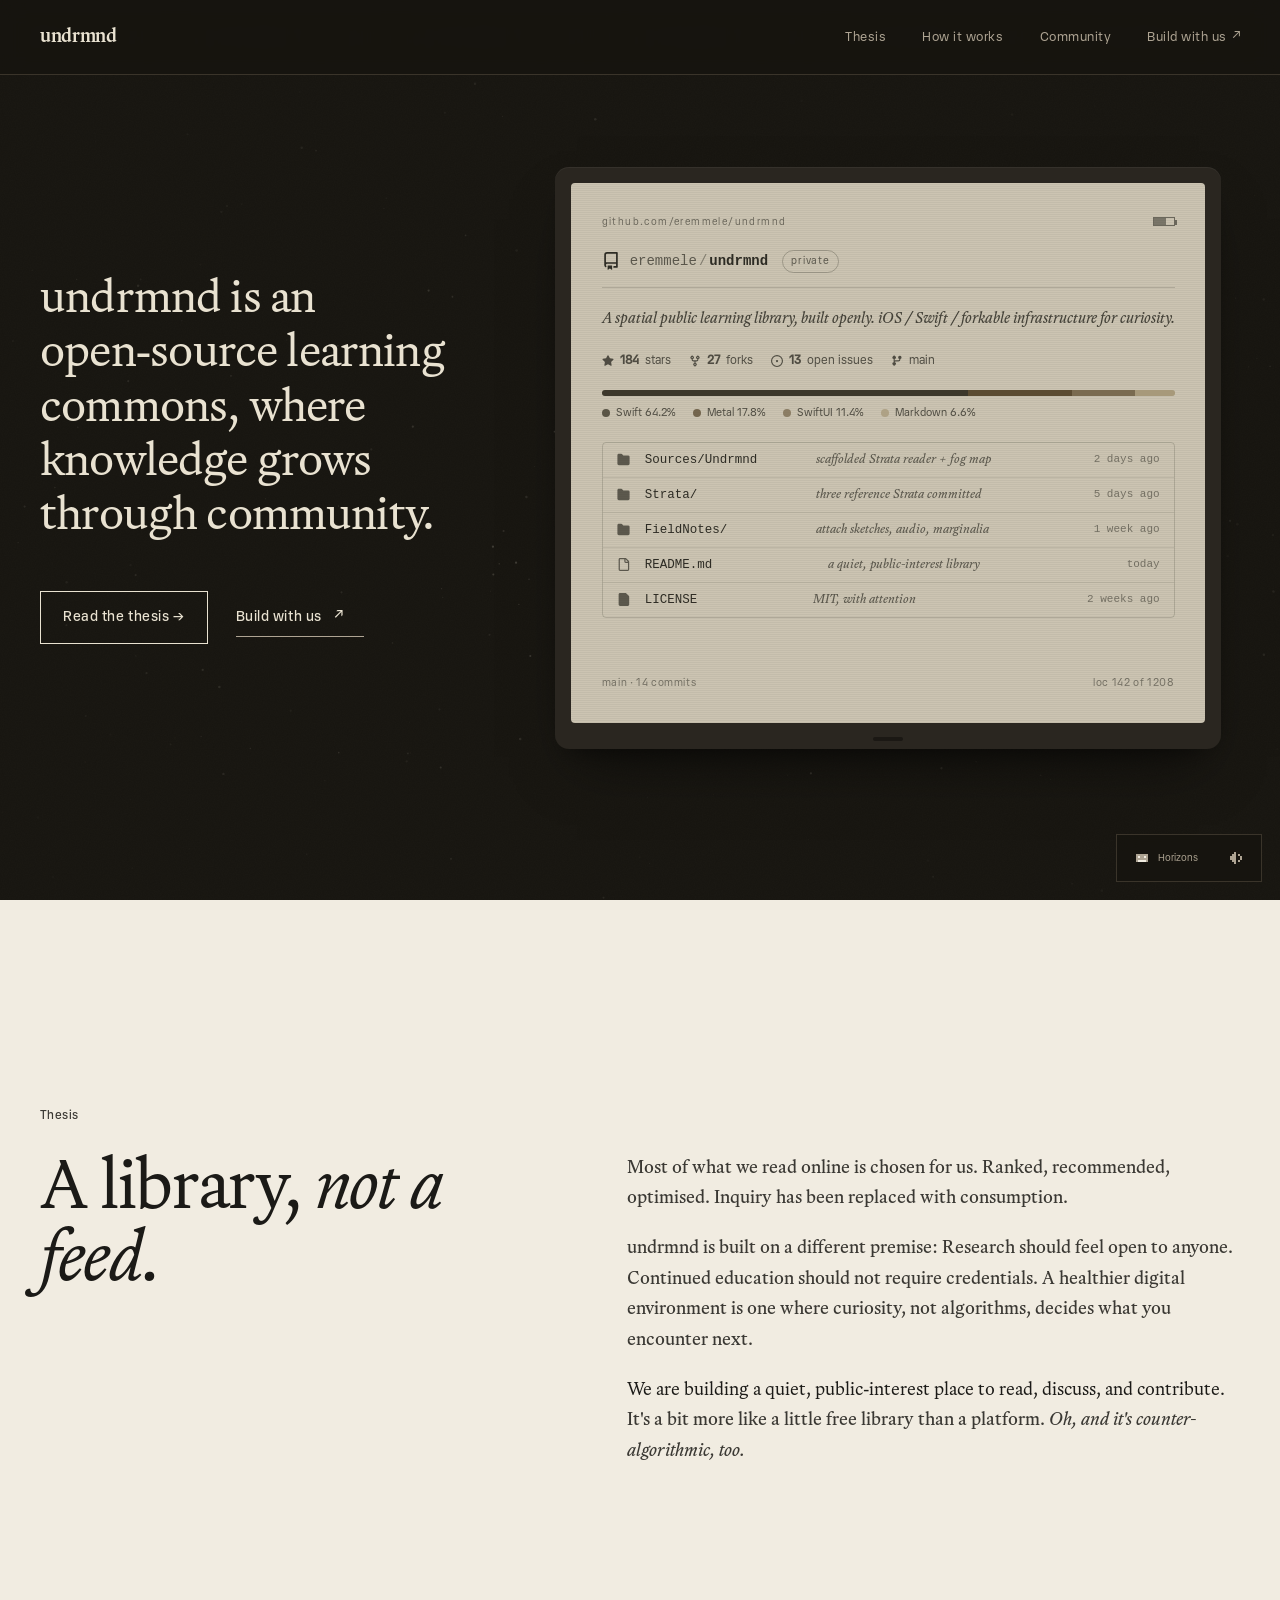
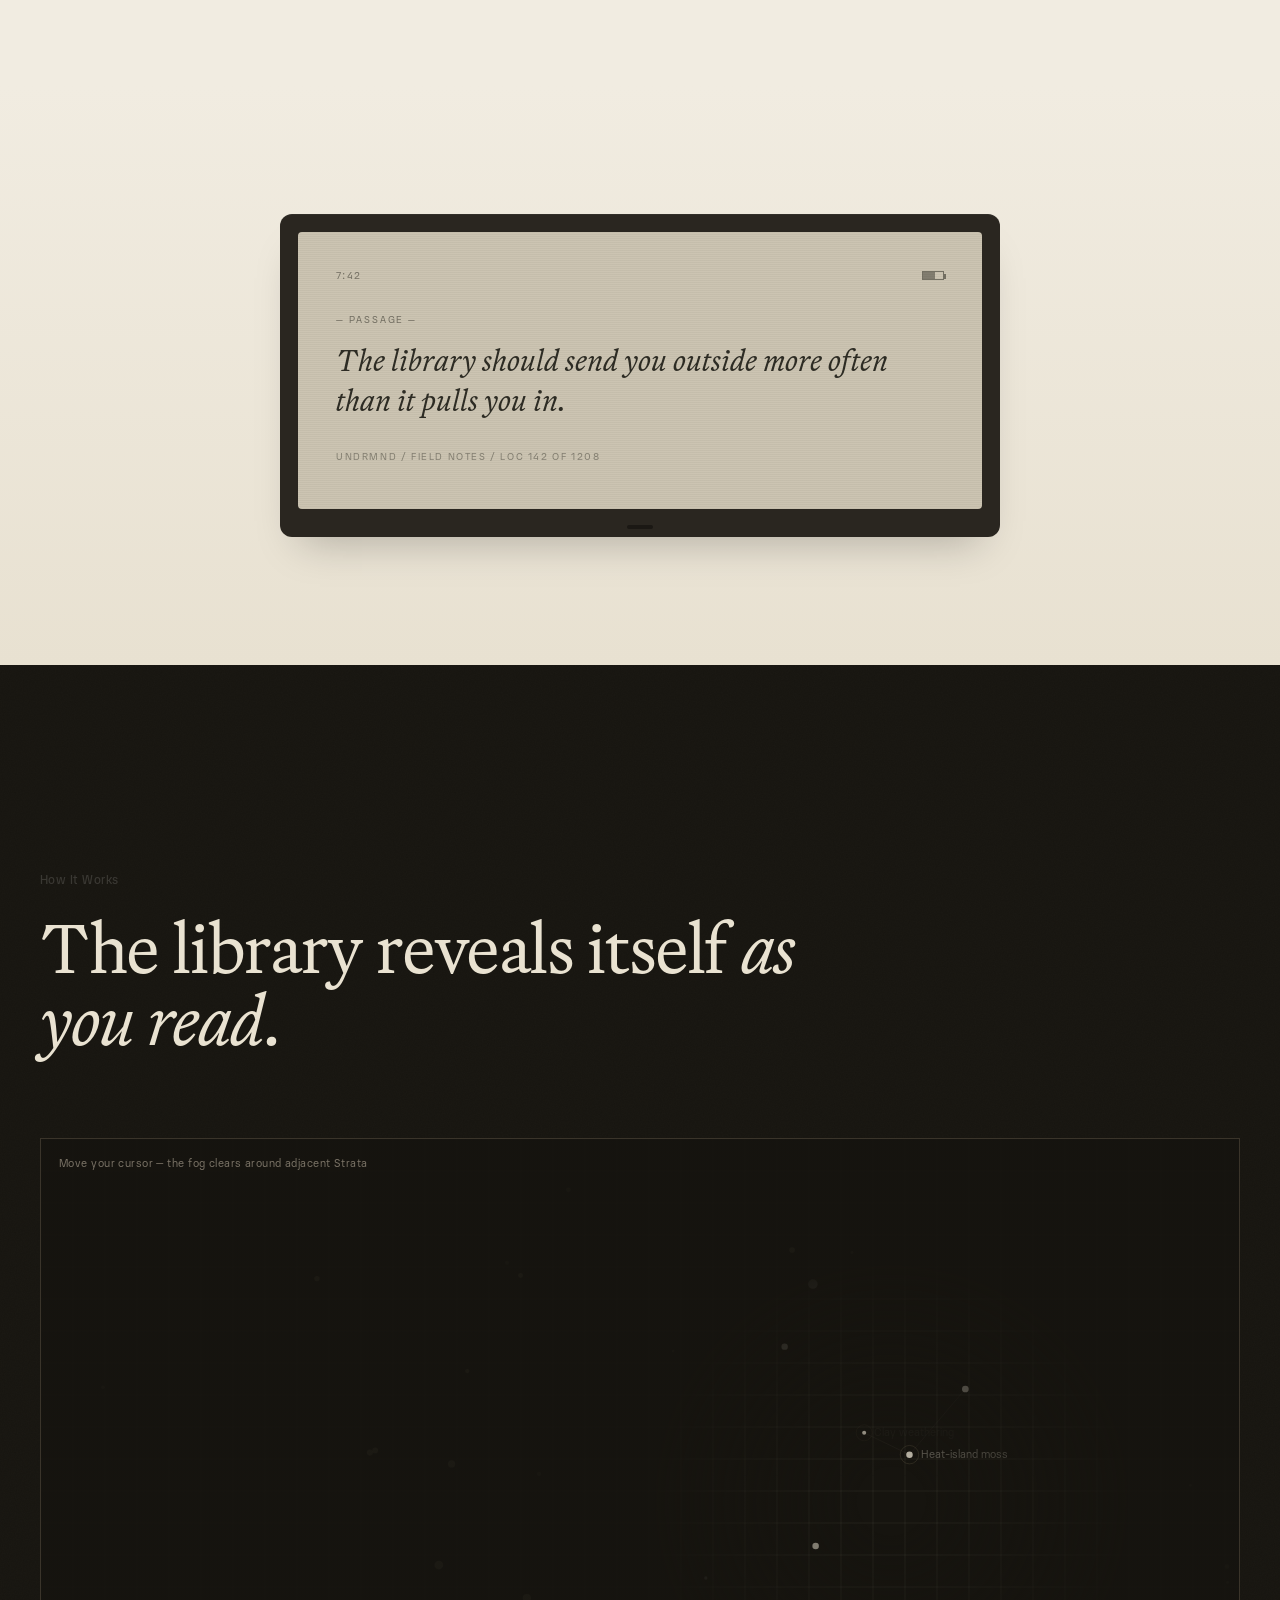
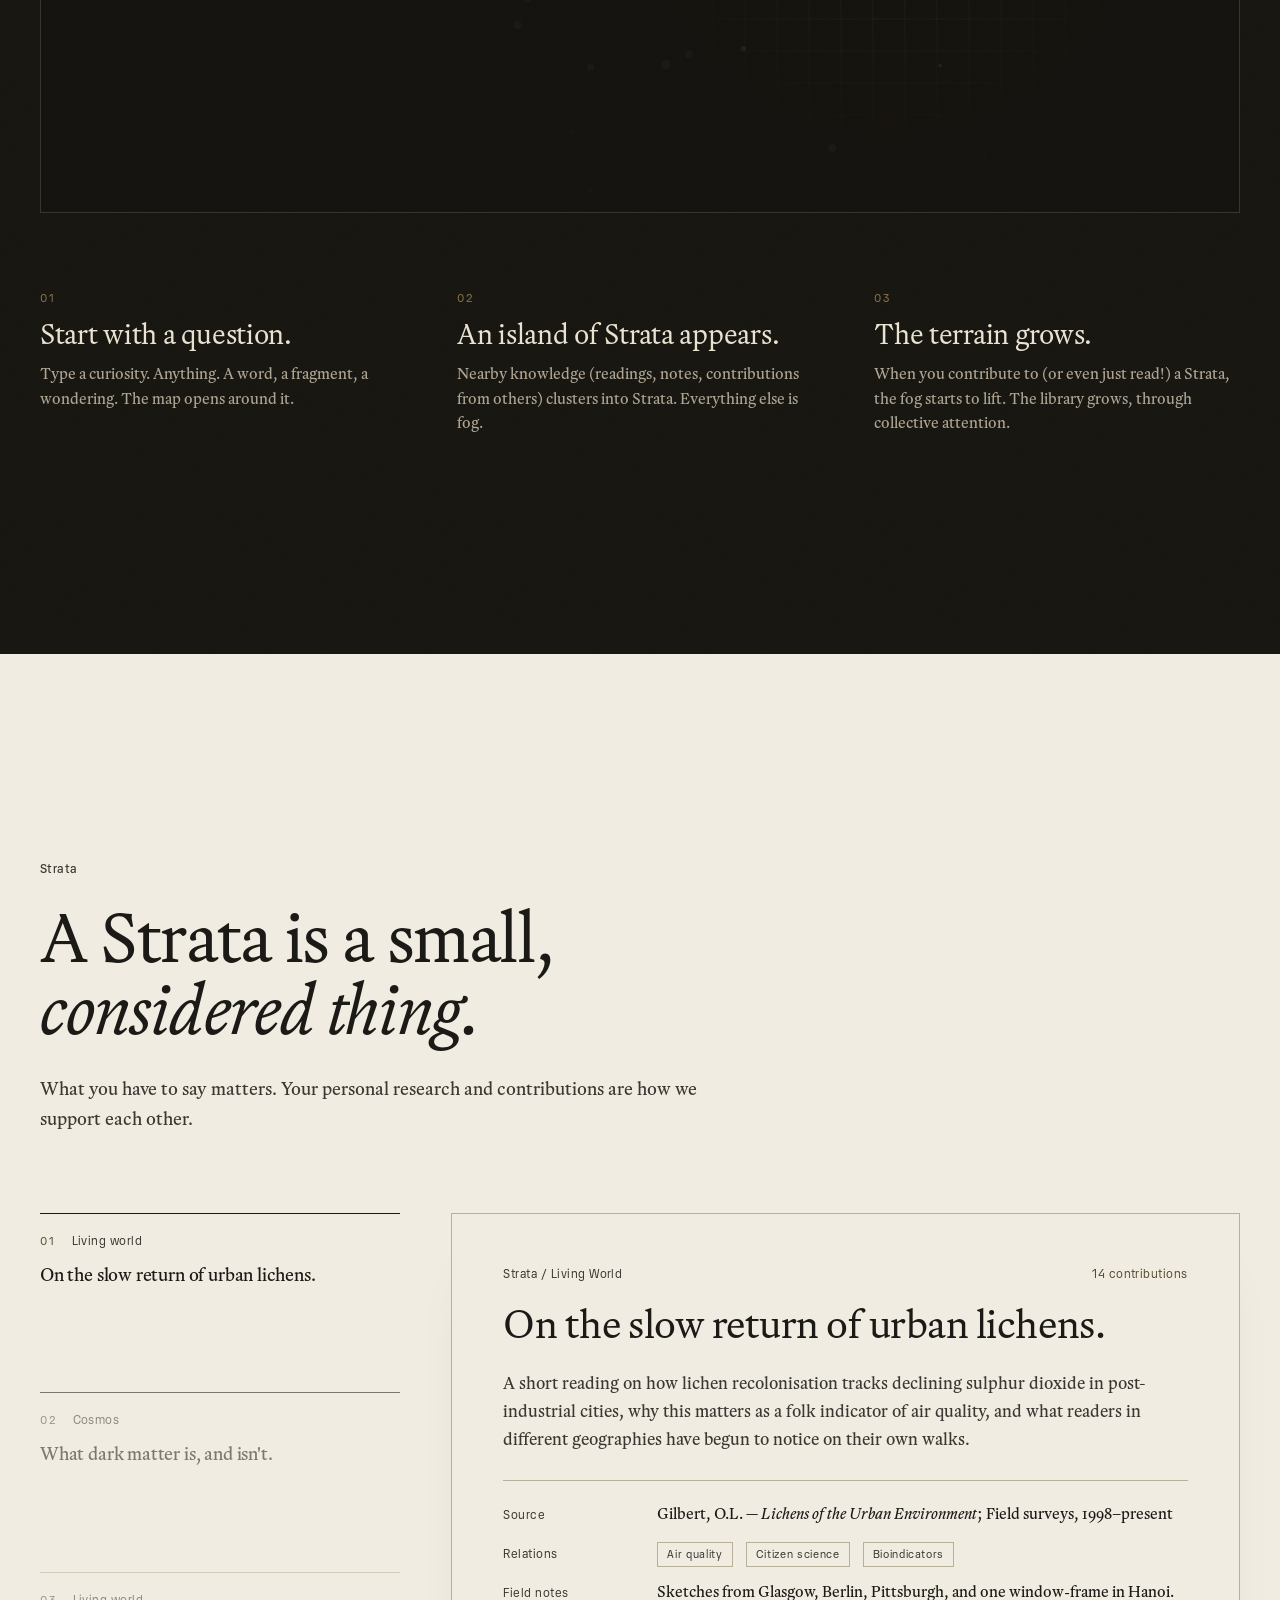
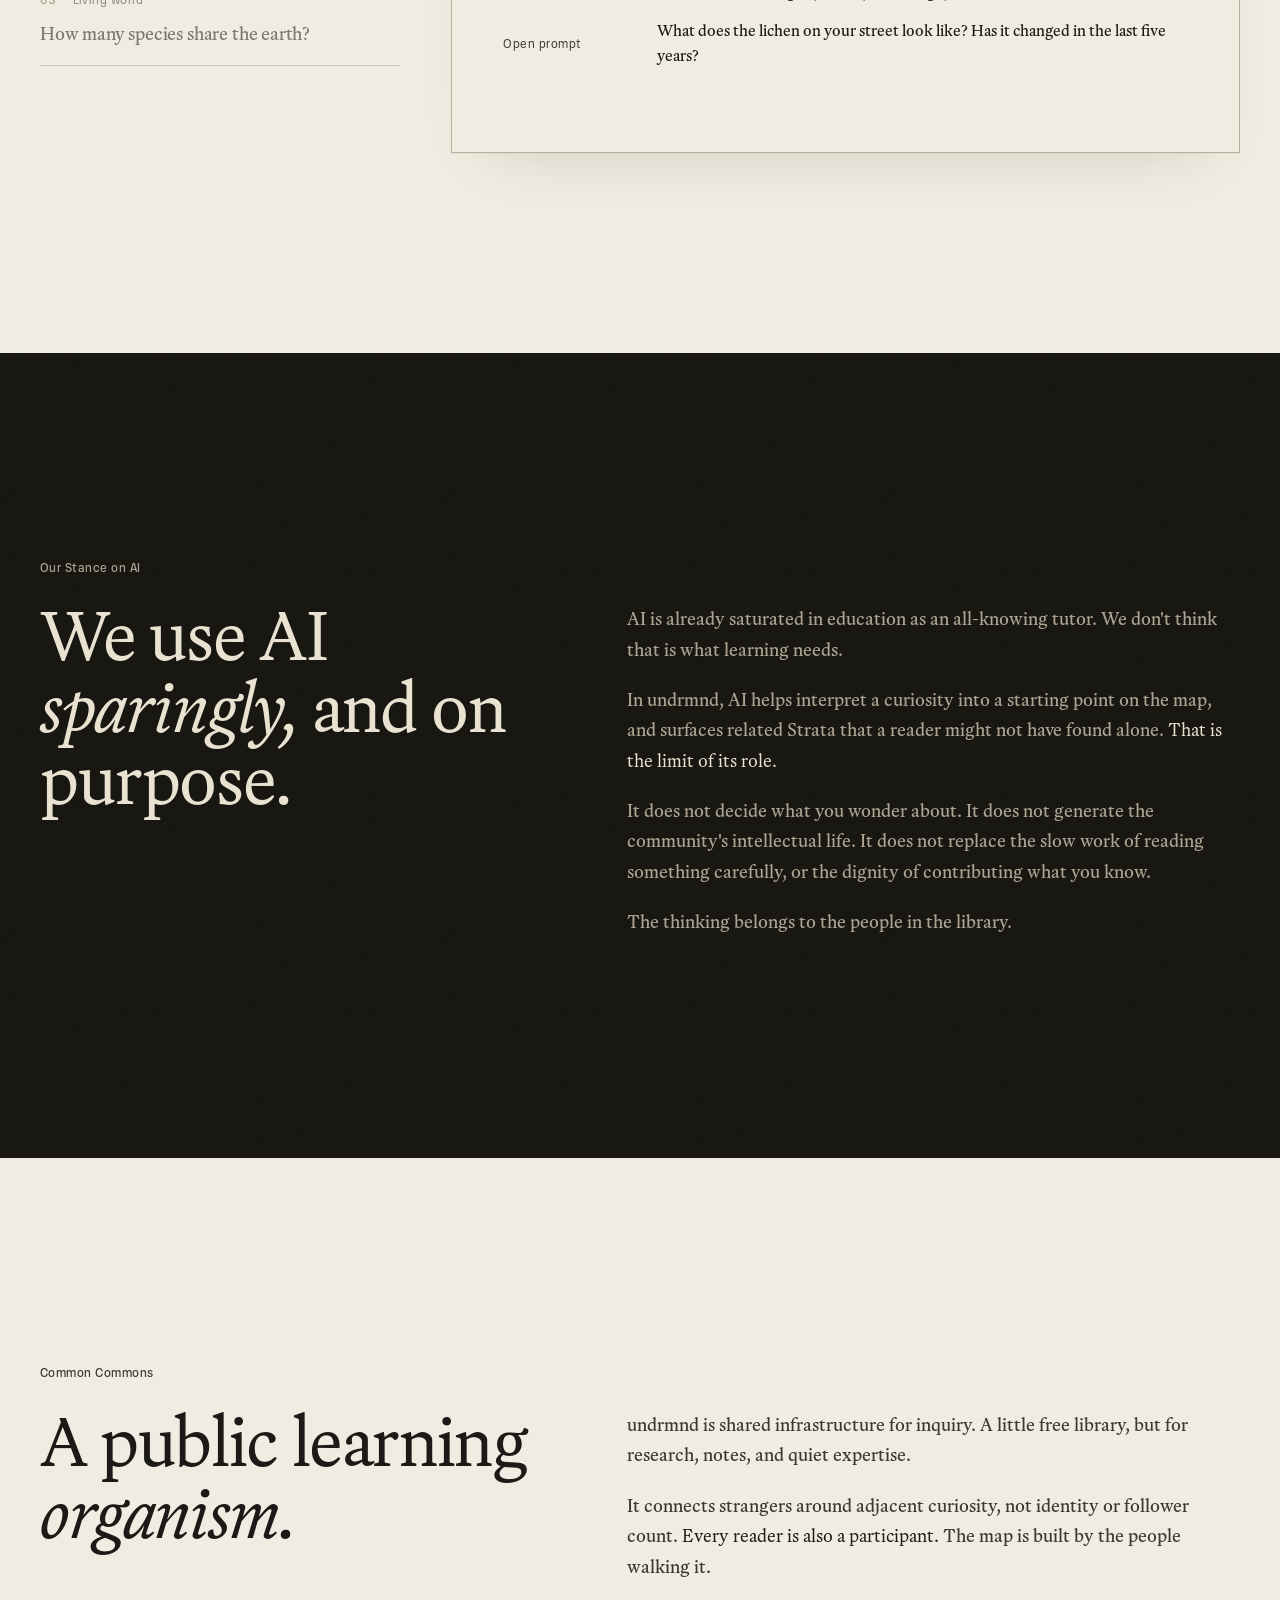
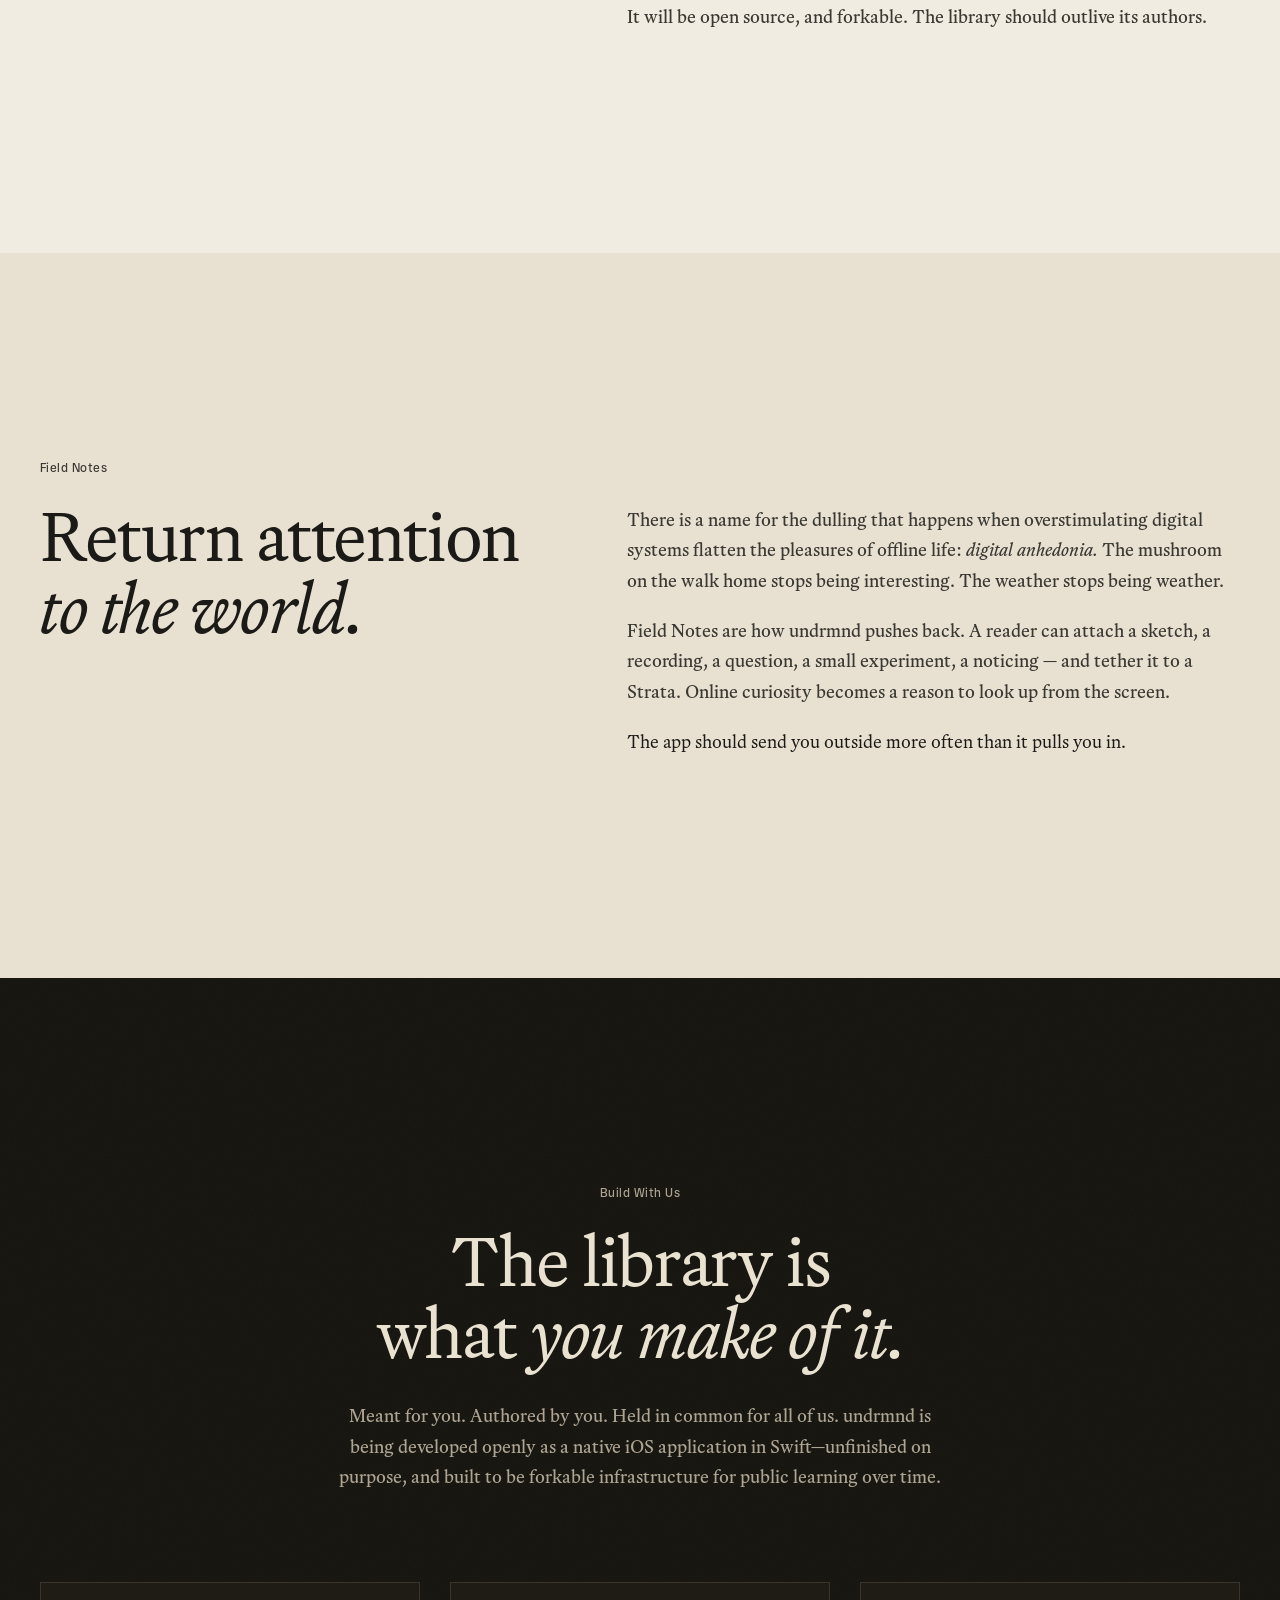
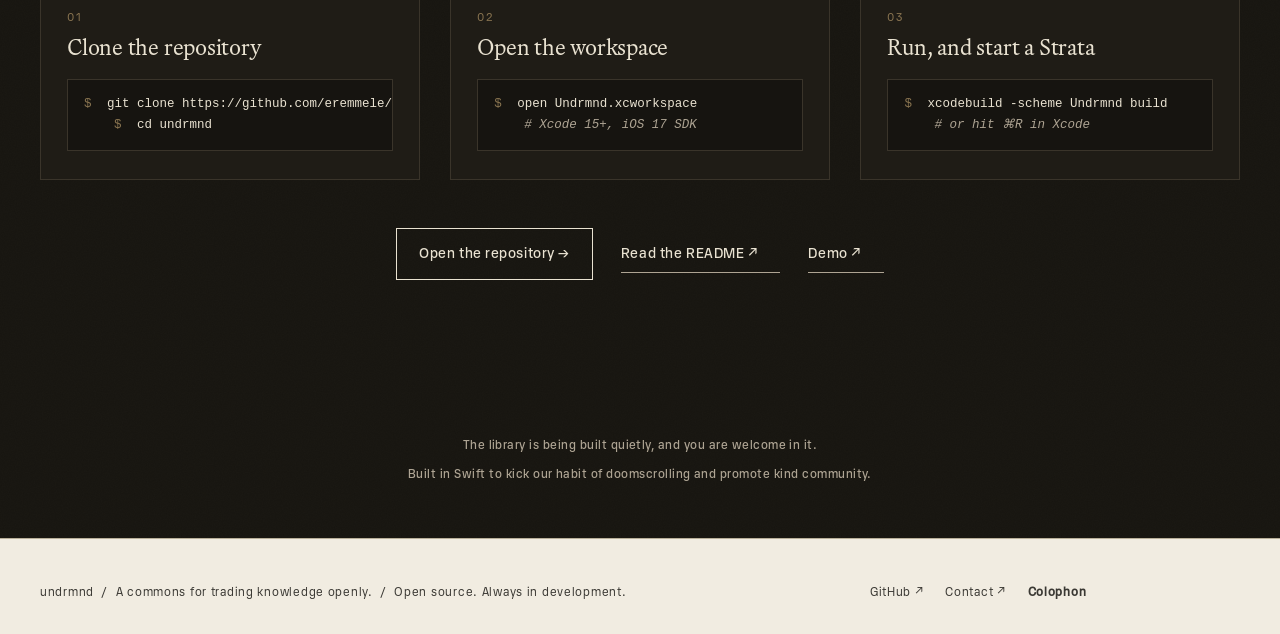
<file: index.html>
<!doctype html>
<html lang="en">
<head>
  <meta charset="utf-8" />
  <meta name="viewport" content="width=device-width, initial-scale=1" />
  <meta author="Erica Remmele" />
  <title>undrmnd « a public learning commons</title>
  <meta name="description" content="Knowledge should be free and accessible. Undrmnd is a counter-algorithmic tool to build a common commons. Fork it, add to it, rewrite it." />
  <meta property="og:title" content="undrmnd « a public learning commons" />
  <meta property="og:description" content="Knowledge should be free and accessible. A counter-algorithmic tool to build a common commons. Built in Swift." />
  <meta property="og:type" content="website" />
  <link rel="preload" as="font" type="font/woff2" href="./fonts/MDLorien-Book.woff2" crossorigin />
  <link rel="preload" as="font" type="font/woff2" href="./fonts/MDLorien-Regular.woff2" crossorigin />
  <link rel="preload" as="font" type="font/woff2" href="./fonts/MDUI-Regular.woff2" crossorigin />
  <link rel="stylesheet" href="./styles.css" />
  <link rel="icon" type="image/x-icon" href="./favicon.ico">
</head>
<body>

<!-- ===== Header ===== -->
<header class="site-header" id="site-header">
  <div class="container">
    <nav class="nav" aria-label="Primary">
      <a href="#top" class="logo" aria-label="undrmnd home">undrmnd</a>
      <div class="nav-links" role="list">
        <a href="#thesis">Thesis</a>
        <a href="#how">How it works</a>
        <a href="#community">Community</a>
        <a href="#build" class="gh">Build with us <span class="nav-arrow">↗</span></a>
      </div>
    </nav>
  </div>
</header>

<!-- //////// Hero //////// -->
<section class="hero" id="top">
  <canvas id="hero-fog" aria-hidden="true"></canvas>
  <div class="container">
    <div class="hero-grid">
      <div class="hero-text">

        <h1 class="hero-blurb reveal">
          undrmnd is an open&#8209;source learning commons, where knowledge grows through community.</span>
        </h1>

        <div class="cta-row reveal">
          <a class="btn btn-on-dark" href="#thesis">Read the thesis →</a>
          <a class="btn btn-ghost btn-on-dark" href="#build">Build with us <span class="nav-arrow">↗</span></a>
        </div>
      </div>

      <a class="build-link build-link--primary" href="https://github.com/eremmele/undrmnd" target="_blank" rel="noopener noreferrer">
      <div class="hero-kindle reveal" aria-label="Repository preview">
        <div class="kindle">
          <div class="kindle-screen">
            <div class="k-status">
              <span>github.com/eremmele/undrmnd</span>
              <span class="k-batt"><span class="k-batt-bar" style="width:62%"></span></span>
            </div>

            <div class="k-repo-head">
              <!-- repo octicon -->
              <svg class="k-octicon" viewBox="0 0 16 16" aria-hidden="true" fill="currentColor">
                <path d="M2 2.5A2.5 2.5 0 0 1 4.5 0h8.75a.75.75 0 0 1 .75.75v12.5a.75.75 0 0 1-.75.75h-2.5a.75.75 0 0 1 0-1.5h1.75v-2h-8a1 1 0 0 0-.714 1.7.75.75 0 1 1-1.072 1.05A2.495 2.495 0 0 1 2 11.5Zm10.5-1h-8a1 1 0 0 0-1 1v6.708A2.49 2.49 0 0 1 4.5 9h8ZM5 12.25a.25.25 0 0 1 .25-.25h3.5a.25.25 0 0 1 .25.25v3.25a.25.25 0 0 1-.4.2l-1.45-1.087a.25.25 0 0 0-.3 0L5.4 15.7a.25.25 0 0 1-.4-.2Z"/>
              </svg>
              <span class="k-repo-path"><span class="k-org">eremmele</span><span class="k-slash">/</span><span class="k-name">undrmnd</span></span>
              <span class="k-repo-vis">private</span>
            </div>

            <p class="k-desc">A spatial public learning library, built openly. iOS / Swift / forkable infrastructure for curiosity.</p>

            <div class="k-meta-row">
              <span class="k-stat">
                <svg viewBox="0 0 16 16" fill="currentColor" aria-hidden="true"><path d="M8 .25a.75.75 0 0 1 .673.418l1.882 3.815 4.21.612a.75.75 0 0 1 .416 1.279l-3.046 2.97.719 4.192a.75.75 0 0 1-1.088.791L8 12.347l-3.766 1.98a.75.75 0 0 1-1.088-.79l.72-4.194L.818 6.374a.75.75 0 0 1 .416-1.28l4.21-.611L7.327.668A.75.75 0 0 1 8 .25Z"/></svg>
                <strong>184</strong> stars
              </span>
              <span class="k-stat">
                <svg viewBox="0 0 16 16" fill="currentColor" aria-hidden="true"><path d="M5 5.372v.878c0 .414.336.75.75.75h4.5a.75.75 0 0 0 .75-.75v-.878a2.25 2.25 0 1 1 1.5 0v.878a2.25 2.25 0 0 1-2.25 2.25h-1.5v2.128a2.251 2.251 0 1 1-1.5 0V8.5h-1.5A2.25 2.25 0 0 1 3.5 6.25v-.878a2.25 2.25 0 1 1 1.5 0ZM5 3.25a.75.75 0 1 0-1.5 0 .75.75 0 0 0 1.5 0Zm6.75.75a.75.75 0 1 0 0-1.5.75.75 0 0 0 0 1.5Zm-3 8.75a.75.75 0 1 0-1.5 0 .75.75 0 0 0 1.5 0Z"/></svg>
                <strong>27</strong> forks
              </span>
              <span class="k-stat">
                <svg viewBox="0 0 16 16" fill="currentColor" aria-hidden="true"><path d="M8 9.5a1.5 1.5 0 1 0 0-3 1.5 1.5 0 0 0 0 3Z"/><path d="M8 0a8 8 0 1 1 0 16A8 8 0 0 1 8 0ZM1.5 8a6.5 6.5 0 1 0 13 0 6.5 6.5 0 0 0-13 0Z"/></svg>
                <strong>13</strong> open issues
              </span>
              <span class="k-stat">
                <svg viewBox="0 0 16 16" fill="currentColor" aria-hidden="true"><path d="M9.5 3.25a2.25 2.25 0 1 1 3 2.122V6A2.5 2.5 0 0 1 10 8.5H6a1 1 0 0 0-1 1v.128a2.251 2.251 0 1 1-1.5 0V5.372a2.25 2.25 0 1 1 1.5 0v1.836A2.493 2.493 0 0 1 6 7h4a1 1 0 0 0 1-1v-.628A2.25 2.25 0 0 1 9.5 3.25Z"/></svg>
                main
              </span>
            </div>

            <div>
              <div class="k-lang-bar" aria-hidden="true">
                <span style="width:64%; background:#3a3527;"></span>
                <span style="width:18%; background:#5a4a2f;"></span>
                <span style="width:11%; background:#7a6a4e;"></span>
                <span style="width:7%;  background:#a99a7a;"></span>
              </div>
              <div class="k-lang-legend">
                <span><span class="dot" style="background:#3a3527;"></span>Swift 64.2%</span>
                <span><span class="dot" style="background:#5a4a2f;"></span>Metal 17.8%</span>
                <span><span class="dot" style="background:#7a6a4e;"></span>SwiftUI 11.4%</span>
                <span><span class="dot" style="background:#a99a7a;"></span>Markdown 6.6%</span>
              </div>
            </div>

            <div class="k-tree" role="list" aria-label="Recent activity">
              <div class="k-tree-row" role="listitem">
                <svg viewBox="0 0 16 16" fill="currentColor" aria-hidden="true"><path d="M.513 1.513A1.75 1.75 0 0 1 1.75 1h3.5c.55 0 1.07.26 1.4.7l.9 1.2a.25.25 0 0 0 .2.1H13.75A1.75 1.75 0 0 1 15.5 4.75v8.5A1.75 1.75 0 0 1 13.75 15H2.25A1.75 1.75 0 0 1 .5 13.25V2.75c0-.464.184-.91.513-1.237Z"/></svg>
                <span class="k-tree-name">Sources/Undrmnd</span>
                <span class="k-tree-msg">scaffolded Strata reader + fog map</span>
                <span class="k-tree-time">2 days ago</span>
              </div>
              <div class="k-tree-row" role="listitem">
                <svg viewBox="0 0 16 16" fill="currentColor" aria-hidden="true"><path d="M.513 1.513A1.75 1.75 0 0 1 1.75 1h3.5c.55 0 1.07.26 1.4.7l.9 1.2a.25.25 0 0 0 .2.1H13.75A1.75 1.75 0 0 1 15.5 4.75v8.5A1.75 1.75 0 0 1 13.75 15H2.25A1.75 1.75 0 0 1 .5 13.25V2.75c0-.464.184-.91.513-1.237Z"/></svg>
                <span class="k-tree-name">Strata/</span>
                <span class="k-tree-msg">three reference Strata committed</span>
                <span class="k-tree-time">5 days ago</span>
              </div>
              <div class="k-tree-row" role="listitem">
                <svg viewBox="0 0 16 16" fill="currentColor" aria-hidden="true"><path d="M.513 1.513A1.75 1.75 0 0 1 1.75 1h3.5c.55 0 1.07.26 1.4.7l.9 1.2a.25.25 0 0 0 .2.1H13.75A1.75 1.75 0 0 1 15.5 4.75v8.5A1.75 1.75 0 0 1 13.75 15H2.25A1.75 1.75 0 0 1 .5 13.25V2.75c0-.464.184-.91.513-1.237Z"/></svg>
                <span class="k-tree-name">FieldNotes/</span>
                <span class="k-tree-msg">attach sketches, audio, marginalia</span>
                <span class="k-tree-time">1 week ago</span>
              </div>
              <div class="k-tree-row" role="listitem">
                <svg viewBox="0 0 16 16" fill="currentColor" aria-hidden="true"><path d="M2 1.75C2 .784 2.784 0 3.75 0h6.586c.464 0 .909.184 1.237.513l2.914 2.914c.329.328.513.773.513 1.237v9.586A1.75 1.75 0 0 1 13.25 16h-9.5A1.75 1.75 0 0 1 2 14.25Zm1.75-.25a.25.25 0 0 0-.25.25v12.5a.25.25 0 0 0 .25.25h9.5a.25.25 0 0 0 .25-.25V6h-2.75A1.75 1.75 0 0 1 9 4.25V1.5Zm6.75.062V4.25c0 .138.112.25.25.25h2.688l-.011-.013-2.914-2.914-.013-.011Z"/></svg>
                <span class="k-tree-name">README.md</span>
                <span class="k-tree-msg">a quiet, public-interest library</span>
                <span class="k-tree-time">today</span>
              </div>
              <div class="k-tree-row" role="listitem">
                <svg viewBox="0 0 16 16" fill="currentColor" aria-hidden="true"><path d="M2 1.75C2 .784 2.784 0 3.75 0h6.586c.464 0 .909.184 1.237.513l2.914 2.914c.329.328.513.773.513 1.237v9.586A1.75 1.75 0 0 1 13.25 16h-9.5A1.75 1.75 0 0 1 2 14.25Z"/></svg>
                <span class="k-tree-name">LICENSE</span>
                <span class="k-tree-msg">MIT, with attention</span>
                <span class="k-tree-time">2 weeks ago</span>
              </div>
            </div>

            <div class="k-foot">
              <span>main · 14 commits</span>
              <span>loc 142 of 1208</span>
            </div>
          </div>
        </div>
      </div></a>
    </div>
  </div>
</section>

<!-- //////// Thesis //////// -->
<section id="thesis">
  <div class="container">
    <div class="section-head">
      <span class="label">Thesis</span>
    </div>
    <div class="two-col">
      <h2 class="section-title reveal">A library, <span class="it">not a feed.</span></h2>
      <div class="section-body reveal">
        <p>Most of what we read online is chosen for us. Ranked, recommended, optimised. Inquiry has been replaced with consumption.</p>
        <p>undrmnd is built on a different premise: Research should feel open to anyone. Continued education should not require credentials. A healthier digital environment is one where curiosity, not algorithms, decides what you encounter next.</p>
        <p><strong>We are building a quiet, public&#8209;interest place to read, discuss, and contribute.</strong> It's a bit more like a little free library than a platform. <i>Oh, and it's counter-algorithmic, too.</i></p>
      </div>
    </div>
  </div>
</section>

<!-- //////// Paperwhite Interstitial //////// -->
<section class="paperwhite" id="paperwhite" aria-label="A note on attention">
  <div class="container">
    <div class="paperwhite-frame">
      <div class="pw-screen">
        <div class="pw-status">
          <span class="pw-time">7:42</span>
          <span class="pw-batt">
            <span class="pw-batt-bar" style="width:62%"></span>
          </span>
        </div>
        <p class="pw-eyebrow">— passage —</p>
        <p class="pw-quote">
          <em>The library should send you outside more often than it pulls you in.</em>
        </p>
        <p class="pw-meta">undrmnd / field notes / loc 142 of 1208</p>
      </div>
    </div>
  </div>
</section>

<!-- //////// How it works ayooo //////// -->
<section id="how" class="howitworks dark">
  <div class="container">
    <div class="section-head">
      <span class="label">How It Works</span>
    </div>
    <h2 class="section-title reveal">The library reveals itself <span class="it">as you read.</span></h2>

    <div class="canvas-wrap reveal" id="map-wrap">
      <canvas id="map"></canvas>
      <div class="canvas-hint">Move your cursor — the fog clears around adjacent Strata</div>
    </div>

    <div class="steps">
      <div class="step reveal">
        <div class="num">01</div>
        <h3>Start with a question.</h3>
        <p>Type a curiosity. Anything. A word, a fragment, a wondering. The map opens around it.</p>
      </div>
      <div class="step reveal">
        <div class="num">02</div>
        <h3>An island of Strata appears.</h3>
        <p>Nearby knowledge (readings, notes, contributions from others) clusters into Strata. Everything else is fog.</p>
      </div>
      <div class="step reveal">
        <div class="num">03</div>
        <h3>The terrain grows.</h3>
        <p>When you contribute to (or even just read!) a Strata, the fog starts to lift. The library grows, through collective attention.</p>
      </div>
    </div>
  </div>
</section>

<!-- //////// Strata anatomy cards //////// -->
<section id="strata">
  <div class="container">
    <div class="section-head">
      <span class="label">Strata</span>
    </div>
    <div class="strata-intro">
      <h2 class="section-title reveal">A Strata is a small, <span class="it">considered thing.</span></h2>
      <p class="section-body reveal" style="margin-top:24px;">
        What you have to say matters. Your personal research and contributions are how we support each other.
      </p>
    </div>

    <div class="strata-stack reveal" id="strata-stack" data-active="0">
      <button class="strata-tab" data-i="0" aria-pressed="true">
        <span class="strata-tab-num">01</span>
        <span class="strata-tab-cat">Living world</span>
        <span class="strata-tab-title">On the slow return of urban lichens.</span>
      </button>
      <button class="strata-tab" data-i="1" aria-pressed="false">
        <span class="strata-tab-num">02</span>
        <span class="strata-tab-cat">Cosmos</span>
        <span class="strata-tab-title">What dark matter is, and isn't.</span>
      </button>
      <button class="strata-tab" data-i="2" aria-pressed="false">
        <span class="strata-tab-num">03</span>
        <span class="strata-tab-cat">Living world</span>
        <span class="strata-tab-title">How many species share the earth?</span>
      </button>

      <div class="strata-cards">
        <article class="strata-card is-active" data-i="0" aria-labelledby="strata-title-0">
          <div class="strata-card-head">
            <span class="strata-label">Strata / Living World</span>
            <span class="strata-status">14 contributions</span>
          </div>
          <h3 id="strata-title-0">On the slow return of urban lichens.</h3>
          <p class="summary">
            A short reading on how lichen recolonisation tracks declining sulphur dioxide in post-industrial cities, why this matters as a folk indicator of air quality, and what readers in different geographies have begun to notice on their own walks.
          </p>
          <dl class="strata-meta">
            <dt>Source</dt>
            <dd>Gilbert, O.L. — <em>Lichens of the Urban Environment</em>; Field surveys, 1998–present</dd>
            <dt>Relations</dt>
            <dd>
              <span class="tag">Air quality</span>
              <span class="tag">Citizen science</span>
              <span class="tag">Bioindicators</span>
            </dd>
            <dt>Field notes</dt>
            <dd>Sketches from Glasgow, Berlin, Pittsburgh, and one window&#8209;frame in Hanoi.</dd>
            <dt>Open prompt</dt>
            <dd>What does the lichen on your street look like? Has it changed in the last five years?</dd>
          </dl>
        </article>

        <article class="strata-card" data-i="1" aria-labelledby="strata-title-1">
          <div class="strata-card-head">
            <span class="strata-label">Strata / Cosmos</span>
            <span class="strata-status">31 contributions</span>
          </div>
          <h3 id="strata-title-1">What dark matter is, <span class="it">and isn't.</span></h3>
          <p class="summary">
            A reader-friendly walk through the rotational anomalies of galaxies, the gravitational lensing evidence, and why most physicists think the universe is mostly something we have not yet directly seen — without claiming we already know what it is.
          </p>
          <dl class="strata-meta">
            <dt>Source</dt>
            <dd>Rubin &amp; Ford, 1970; Planck Collaboration, 2018; ongoing reviews</dd>
            <dt>Relations</dt>
            <dd>
              <span class="tag">Cosmology</span>
              <span class="tag">Galaxy rotation</span>
              <span class="tag">MACHOs / WIMPs</span>
            </dd>
            <dt>Field notes</dt>
            <dd>Backyard astronomy logs, a school telescope club's group sketches, one contributed thesis chapter.</dd>
            <dt>Open prompt</dt>
            <dd>What's the smallest, clearest analogy you've heard for "we measure it, but we cannot see it"?</dd>
          </dl>
        </article>

        <article class="strata-card" data-i="2" aria-labelledby="strata-title-2">
          <div class="strata-card-head">
            <span class="strata-label">Strata / Living World</span>
            <span class="strata-status">22 contributions</span>
          </div>
          <h3 id="strata-title-2">How many species <span class="it">share the earth?</span></h3>
          <p class="summary">
            We have described roughly two million; estimates of the total range from eight million to a trillion once microbes are counted. A short reading on what "species" even means across kingdoms, why the number keeps moving, and how amateur naturalists keep adding to it.
          </p>
          <dl class="strata-meta">
            <dt>Source</dt>
            <dd>Mora et al., 2011; Locey &amp; Lennon, 2016; Catalogue of Life</dd>
            <dt>Relations</dt>
            <dd>
              <span class="tag">Biodiversity</span>
              <span class="tag">Taxonomy</span>
              <span class="tag">Citizen science</span>
            </dd>
            <dt>Field notes</dt>
            <dd>iNaturalist crossovers, one mycology walk transcript, a reader's pond&#8209;water microscope photos.</dd>
            <dt>Open prompt</dt>
            <dd>Which species in your neighbourhood would you bet has never been formally described?</dd>
          </dl>
        </article>
      </div>
    </div>
  </div>
</section>

<!-- //////// AI Note //////// -->
<section id="position" class="dark">
  <div class="container">
    <div class="section-head">
      <span class="label dark-label">Our Stance on AI</span>
    </div>
    <div class="two-col">
      <h2 class="section-title reveal">We use AI <span class="it">sparingly,</span> and on purpose.</h2>
      <div class="section-body reveal">
        <p>AI is already saturated in education as an all-knowing tutor. We don't think that is what learning needs.</p>
        <p>In undrmnd, AI helps interpret a curiosity into a starting point on the map, and surfaces related Strata that a reader might not have found alone. <strong>That is the limit of its role.</strong></p>
        <p>It does not decide what you wonder about. It does not generate the community's intellectual life. It does not replace the slow work of reading something carefully, or the dignity of contributing what you know.</p>
        <p>The thinking belongs to the people in the library.</p>
      </div>
    </div>
  </div>
</section>

<!-- //////// Community commons //////// -->
<section id="community">
  <div class="container">
    <div class="section-head">
      <span class="label">Common Commons</span>
    </div>
    <div class="two-col">
      <h2 class="section-title reveal">A public learning <span class="it">organism.</span></h2>
      <div class="section-body reveal">
        <p>undrmnd is shared infrastructure for inquiry. A little free library, but for research, notes, and quiet expertise.</p>
        <p>It connects strangers around adjacent curiosity, not identity or follower count. <strong>Every reader is also a participant.</strong> The map is built by the people walking it.</p>
        <p>It will be open source, and forkable. The library should outlive its authors.</p>
      </div>
    </div>
  </div>
</section>

<!-- //////// Field Notes //////// -->
<section id="fieldnotes" class="fieldnotes">
  <div class="container">
    <div class="section-head">
      <span class="label">Field Notes</span>
    </div>
    <div class="two-col">
      <h2 class="section-title reveal">Return attention <span class="it">to the world.</span></h2>
      <div class="section-body reveal">
        <p>There is a name for the dulling that happens when overstimulating digital systems flatten the pleasures of offline life: <em>digital anhedonia.</em> The mushroom on the walk home stops being interesting. The weather stops being weather.</p>
        <p>Field Notes are how undrmnd pushes back. A reader can attach a sketch, a recording, a question, a small experiment, a noticing — and tether it to a Strata. Online curiosity becomes a reason to look up from the screen.</p>
        <p><strong>The app should send you outside more often than it pulls you in.</strong></p>
      </div>
    </div>
  </div>
</section>

<!-- //////// Build with us //////// -->
<section id="build" class="dark build-section">
  <div class="container">
    <div class="section-head build-head">
      <span class="label dark-label">Build With Us</span>
    </div>

    <h2 class="section-title reveal build-title">
      The library is what <span class="it">you make of it.</span>
    </h2>
    <p class="section-body reveal build-body">
      Meant for you. Authored by you. Held in common for all of us. undrmnd is being developed openly as a native iOS application in Swift—unfinished on purpose, and built to be forkable infrastructure for public learning over time.
    </p>

    <div class="build-grid reveal">
      <div class="build-step">
        <span class="build-num">01</span>
        <h4>Clone the repository</h4>
        <pre class="terminal" aria-label="git clone command"><span class="prompt">$</span> git clone https://github.com/eremmele/undrmnd.git
    <span class="prompt">$</span> cd undrmnd</pre>
      </div>
    
      <div class="build-step">
        <span class="build-num">02</span>
        <h4>Open the workspace</h4>
        <pre class="terminal"><span class="prompt">$</span> open Undrmnd.xcworkspace
    <span class="comment"># Xcode 15+, iOS 17 SDK</span></pre>
      </div>
    
      <div class="build-step">
        <span class="build-num">03</span>
        <h4>Run, and start a Strata</h4>
        <pre class="terminal"><span class="prompt">$</span> xcodebuild -scheme Undrmnd build
    <span class="comment"># or hit ⌘R in Xcode</span></pre>
      </div>
    </div>

    <div class="cta-row reveal">
      <a class="btn btn-on-dark" href="https://github.com/eremmele/undrmnd" data-link="repo">Open the repository →</a>
      <a class="btn btn-ghost btn-on-dark" href="https://github.com/eremmele/undrmnd/blob/main/README.md" data-link="readme">Read the README ↗</a>
      <a class="btn btn-ghost btn-on-dark" href="mailto:err698@g.harvard.edu?subject=I%27d%20like%20to%20be%20added%20to%20the%20private%20beta">Demo ↗</a>
    </div>

    
  </div>
  <div class="section-head build-head" style="padding-top:150px;margin-bottom:-150px;">
    <span class="label dark-label">The library is being built quietly, <span class="it">and you are welcome in it.</span></br> Built in Swift to kick our habit of doomscrolling and promote kind community.</span>
  </div>

</section>

<!-- //////// Footer //////// -->
<footer class="site-footer">
  <div class="container">
    <div class="footer-row">
      <span>undrmnd &nbsp;/&nbsp; A commons for trading knowledge openly. &nbsp;/&nbsp; Open source. Always in development. </span>
      <span>
        <a href="https://github.com/eremmele/undrmnd" data-link="repo" style="margin-right:18px;">GitHub ↗</a>
        <a href="mailto:err698@g.harvard.edu" style="margin-right:18px;">Contact ↗</a>
        <a href="colophon.html" aria-current="page" class="footer-colophon" aria-label="Colophon">
          <span class="ch" style="--i:0">C</span><span class="ch" style="--i:1">o</span><span class="ch" style="--i:2">l</span><span class="ch" style="--i:3">o</span><span class="ch" style="--i:4">p</span><span class="ch" style="--i:5">h</span><span class="ch" style="--i:6">o</span><span class="ch" style="--i:7">n</span>
        </a>
      </span>
    </div>
  </div>
</footer>

<!-- //////// Sound dock (ty @smallbits) //////// -->
<div class="sound-dock" id="sound-dock" role="group" aria-label="Ambient sound">
  <button class="sd-btn sd-track" id="sd-track" data-track="horizons" aria-label="Switch track">
    <!-- 8x8 pixel cassette / track swap glyph -->
    <svg viewBox="0 0 8 8" class="pix" aria-hidden="true">
      <rect x="1" y="2" width="6" height="4"/>
      <rect x="2" y="3" width="1" height="1" fill="var(--paper)"/>
      <rect x="5" y="3" width="1" height="1" fill="var(--paper)"/>
      <rect x="2" y="5" width="4" height="1" fill="var(--paper)"/>
    </svg>
    <span class="sd-label" id="sd-track-label">Horizons</span>
  </button>
  <button class="sd-btn sd-mute" id="sd-mute" aria-pressed="false" aria-label="Mute ambient">
    <!-- speaker on (will swap to mute) -->
    <svg viewBox="0 0 8 8" class="pix pix-on" aria-hidden="true">
      <rect x="1" y="3" width="1" height="2"/>
      <rect x="2" y="2" width="1" height="4"/>
      <rect x="3" y="1" width="1" height="6"/>
      <rect x="5" y="2" width="1" height="1"/>
      <rect x="6" y="3" width="1" height="2"/>
      <rect x="5" y="5" width="1" height="1"/>
    </svg>
    <svg viewBox="0 0 8 8" class="pix pix-off" aria-hidden="true">
      <rect x="1" y="3" width="1" height="2"/>
      <rect x="2" y="2" width="1" height="4"/>
      <rect x="3" y="1" width="1" height="6"/>
      <rect x="5" y="2" width="1" height="1"/>
      <rect x="6" y="3" width="1" height="1"/>
      <rect x="6" y="4" width="1" height="1"/>
      <rect x="5" y="5" width="1" height="1"/>
      <rect x="5" y="3" width="1" height="1" fill="var(--paper)"/>
    </svg>
  </button>
</div>

<audio id="audio-horizons" src="./audio/horizons-embrace.m4a" loop preload="auto"></audio>

<script src="./script.js" defer></script>
<script data-pplx-inline-edit>
(function () {
  if (window === window.top) return;

  const allowedParentOrigins = ["https://www.undrmnd.com","https://undrmnd.com"];
  const MAX_FONT_BYTES = 500 * 1024;
  const MAX_TOTAL_FONT_BYTES = 2 * 1024 * 1024;
  let scrollForwarding = false;
  let scrollRaf = 0;
  let trustedTopOrigin = null;

  function matchesAllowedOrigin(origin) {
    if (!origin) return false;
    for (const entry of allowedParentOrigins) {
      if (!entry.includes("*")) {
        if (entry === origin) return true;
        continue;
      }
      const pattern = new RegExp(
        "^" +
          entry.replace(/[.+?^${}()|[\]\\]/g, "\\$&").replace(/\*/g, "[^.]+") +
          "$",
      );
      if (pattern.test(origin)) return true;
    }
    return false;
  }

  function getTrustedParentOrigin(event) {
    const forwardedParentOrigin =
      typeof event.data.parentOrigin === "string" ? event.data.parentOrigin : null;
    const parentOrigin = event.origin === "null" ? forwardedParentOrigin : event.origin;
    return matchesAllowedOrigin(parentOrigin) ? parentOrigin : null;
  }

  function postToTrustedTop(message) {
    if (!trustedTopOrigin) return;
    try {
      window.top.postMessage(message, trustedTopOrigin);
    } catch (_error) {}
  }

  function inlineAll(original, clone) {
    if (original.nodeType !== 1 || clone.nodeType !== 1) return;

    try {
      const computedStyle = getComputedStyle(original);
      const serialized = computedStyle.cssText;
      if (serialized) {
        clone.style.cssText = serialized;
      } else {
        const parts = new Array(computedStyle.length);
        for (let index = 0; index < computedStyle.length; index += 1) {
          const property = computedStyle[index];
          parts[index] = `${property}:${computedStyle.getPropertyValue(property)};`;
        }
        clone.style.cssText = parts.join("");
      }
    } catch (_error) {}

    const originalChildren = original.children;
    const clonedChildren = clone.children;
    for (
      let index = 0;
      index < originalChildren.length && index < clonedChildren.length;
      index += 1
    ) {
      inlineAll(originalChildren[index], clonedChildren[index]);
    }
  }

  function extractFontUrl(srcValue) {
    const matches = [
      ...srcValue.matchAll(
        /url\(["']?([^"')]+)["']?\)(?:\s*format\(["']?([^"')]+)["']?\))?/gi,
      ),
    ];
    if (matches.length === 0) return null;
    const woff2 = matches.find((m) => m[2] && m[2].toLowerCase().includes("woff2"));
    if (woff2) return woff2[1];
    const woff = matches.find((m) => m[2] && m[2].toLowerCase().includes("woff"));
    if (woff) return woff[1];
    return matches[0][1];
  }

  const fontDataUriCache = new Map();
  const SRC_DECLARATION_RE = /src\s*:\s*[^;}]+/i;

  async function fetchAsDataUri(url) {
    if (fontDataUriCache.has(url)) return fontDataUriCache.get(url);
    let dataUri = null;
    try {
      const response = await fetch(url, { mode: "cors", credentials: "omit" });
      if (response.ok) {
        const blob = await response.blob();
        if (blob.size <= MAX_FONT_BYTES) {
          dataUri = await new Promise((resolve) => {
            const reader = new FileReader();
            reader.onloadend = () =>
              resolve(typeof reader.result === "string" ? reader.result : null);
            reader.onerror = () => resolve(null);
            reader.readAsDataURL(blob);
          });
        }
      }
    } catch (_error) {
      dataUri = null;
    }
    fontDataUriCache.set(url, dataUri);
    return dataUri;
  }

  function collectFontFaceRuleTexts() {
    const rules = [];
    for (const sheet of document.styleSheets) {
      let cssRules;
      try {
        cssRules = sheet.cssRules;
      } catch (_error) {
        continue;
      }
      if (!cssRules) continue;
      for (const rule of cssRules) {
        const cssText = rule.cssText || "";
        if (cssText.startsWith("@font-face")) rules.push(cssText);
      }
    }
    return rules;
  }

  async function buildInlinedFontCss() {
    const ruleTexts = collectFontFaceRuleTexts();
    if (ruleTexts.length === 0) return null;

    const resolved = ruleTexts.map((cssText) => {
      if (!SRC_DECLARATION_RE.test(cssText)) return null;
      const srcMatch = cssText.match(/src\s*:\s*([^;}]+)[;}]/i);
      if (!srcMatch) return null;
      const url = extractFontUrl(srcMatch[1]);
      if (!url) return null;
      try {
        return { cssText, url: new URL(url, document.baseURI).href };
      } catch (_error) {
        return null;
      }
    });

    const dataUris = await Promise.all(
      resolved.map((entry) => (entry ? fetchAsDataUri(entry.url) : Promise.resolve(null))),
    );

    const inlined = [];
    let totalBytes = 0;
    for (let index = 0; index < resolved.length; index += 1) {
      const entry = resolved[index];
      const dataUri = dataUris[index];
      if (!entry || !dataUri) continue;
      const approxBytes = dataUri.length * 0.75;
      if (totalBytes + approxBytes > MAX_TOTAL_FONT_BYTES) break;
      totalBytes += approxBytes;
      inlined.push(entry.cssText.replace(SRC_DECLARATION_RE, `src: url("${dataUri}")`));
    }
    return inlined.length > 0 ? inlined.join("\n") : null;
  }

  function stripExternal(clone) {
    const images = clone.querySelectorAll("img");
    for (let index = 0; index < images.length; index += 1) {
      const src = images[index].getAttribute("src");
      if (src && !src.startsWith("data:")) images[index].removeAttribute("src");
    }

    const elements = clone.querySelectorAll("*");
    for (let index = 0; index < elements.length; index += 1) {
      const style = elements[index].style.cssText;
      if (style && style.includes("url(")) {
        elements[index].style.cssText = style.replace(
          /url\(["']?(?!data:)[^)"']*["']?\)/gi,
          "none",
        );
      }
    }
  }

  function emitScroll() {
    scrollRaf = 0;
    if (!scrollForwarding) return;
    postToTrustedTop({
      type: "INLINE_EDIT_SCROLL",
      scrollX: window.scrollX,
      scrollY: window.scrollY,
    });
  }

  window.addEventListener(
    "scroll",
    function () {
      if (!scrollForwarding || scrollRaf) return;
      scrollRaf = requestAnimationFrame(emitScroll);
    },
    { passive: true, capture: true },
  );

  async function handleCaptureRequest(event) {
    const requestId = event.data.requestId;
    const scrollX = window.scrollX;
    const scrollY = window.scrollY;
    const width = window.innerWidth;
    const height = window.innerHeight;

    function postResult(dataUrl) {
      postToTrustedTop({
        type: "INLINE_EDIT_SCREENSHOT_RESULT",
        requestId,
        dataUrl,
        scrollX,
        scrollY,
      });
    }

    try {
      // Wait for any pending web fonts to resolve
      if (document.fonts && document.fonts.ready) {
        try {
          await document.fonts.ready;
        } catch (_error) {}
      }

      const clone = document.documentElement.cloneNode(true);
      inlineAll(document.documentElement, clone);

      const removedNodes = clone.querySelectorAll("script,link[rel=\"stylesheet\"],style");
      for (let index = 0; index < removedNodes.length; index += 1) {
        removedNodes[index].remove();
      }

      stripExternal(clone);

      // Re-embed web fonts as data-URI @font-face rules so the SVG rasterizer can resolve them 
      // -- maybe switch this to embed later
      const inlinedFontCss = await buildInlinedFontCss();
      if (inlinedFontCss) {
        const styleEl = document.createElement("style");
        styleEl.textContent = inlinedFontCss;
        const head = clone.querySelector("head");
        if (head) head.appendChild(styleEl);
        else clone.insertBefore(styleEl, clone.firstChild);
      }

      const html = new XMLSerializer().serializeToString(clone);
      const svg =
        `<svg xmlns="http://www.w3.org/2000/svg" width="${width}" height="${height}">` +
        '<foreignObject width="100%" height="100%">' +
        `<div xmlns="http://www.w3.org/1999/xhtml" style="width:${width}px;height:${height}px;overflow:hidden">` +
        `<div style="transform:translate(-${scrollX}px,-${scrollY}px);transform-origin:top left">` +
        html +
        "</div></div></foreignObject></svg>";
      const svgUrl = `data:image/svg+xml;charset=utf-8,${encodeURIComponent(svg)}`;
      const image = new Image();
      image.onload = function () {
        const canvas = document.createElement("canvas");
        canvas.width = width;
        canvas.height = height;
        canvas.getContext("2d").drawImage(image, 0, 0);
        postResult(canvas.toDataURL("image/png"));
      };
      image.onerror = function () {
        postResult(null);
      };
      image.src = svgUrl;
    } catch (_error) {
      postResult(null);
    }
  }

  window.addEventListener("message", function (event) {
    if (!event.data) return;
    // Only accept messages from the direct parent frame.
    if (event.source !== window.parent) return;

    const trustedParentOrigin = getTrustedParentOrigin(event);
    if (!trustedParentOrigin) return;
    trustedTopOrigin = trustedParentOrigin;

    if (event.data.type === "INLINE_EDIT_SCROLL_START") {
      scrollForwarding = true;
      emitScroll();
      return;
    }

    if (event.data.type === "INLINE_EDIT_SCROLL_STOP") {
      scrollForwarding = false;
      if (scrollRaf) cancelAnimationFrame(scrollRaf);
      scrollRaf = 0;
      return;
    }

    if (event.data.type !== "INLINE_EDIT_CAPTURE_REQUEST") return;

    handleCaptureRequest(event);
  });
})();


</script></body>
</html>
</file>
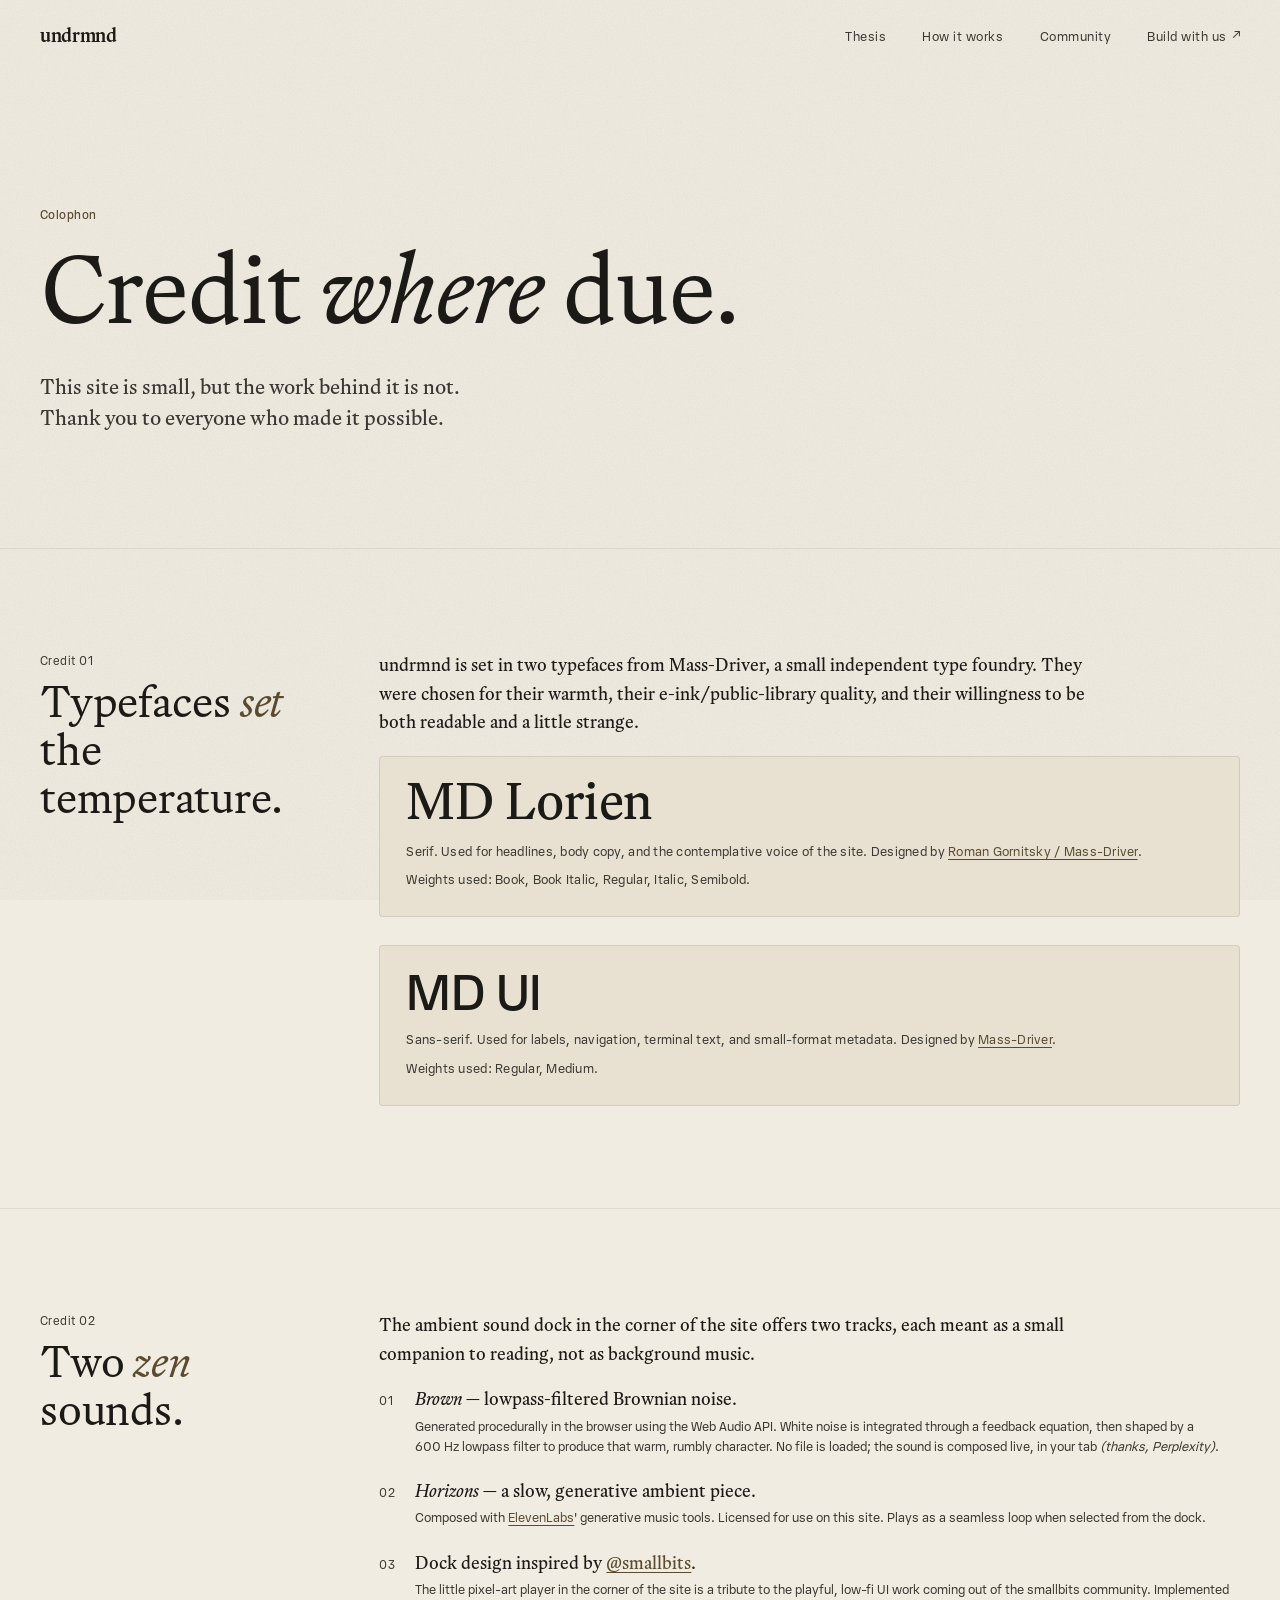
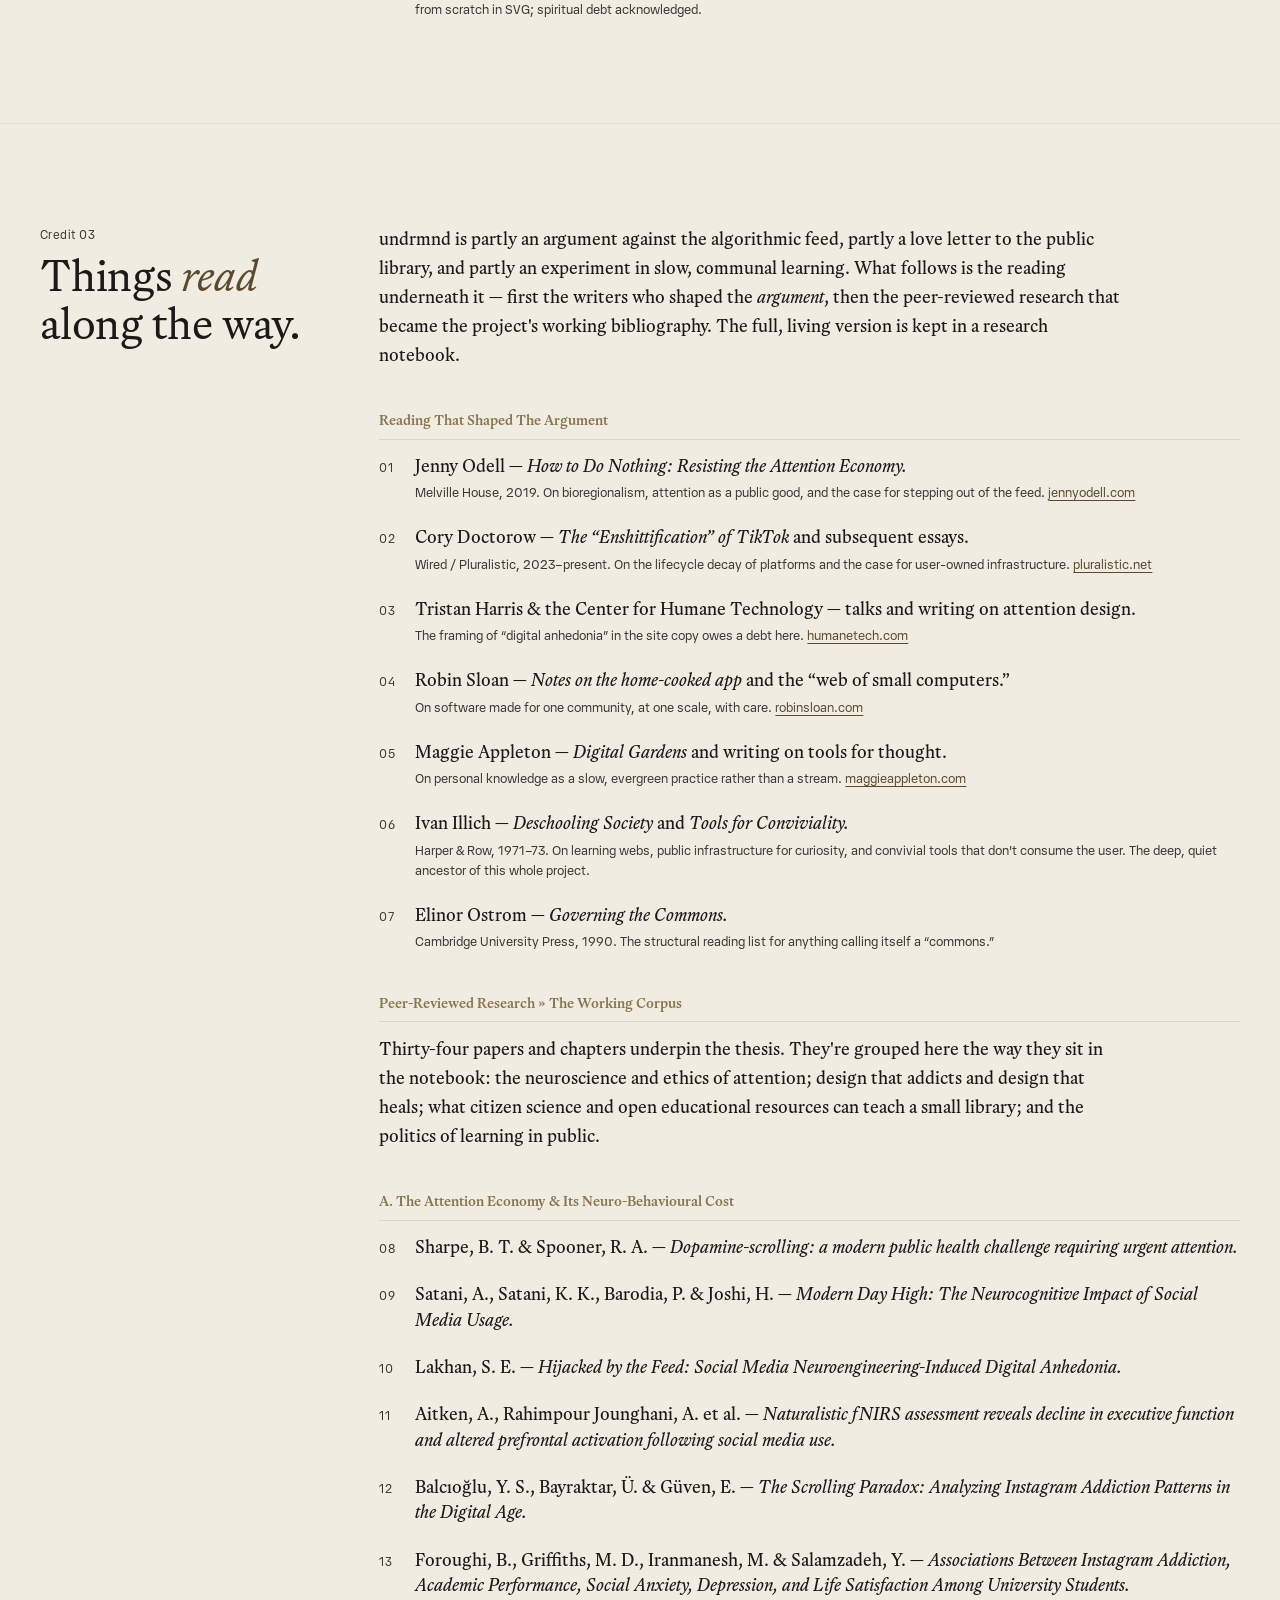
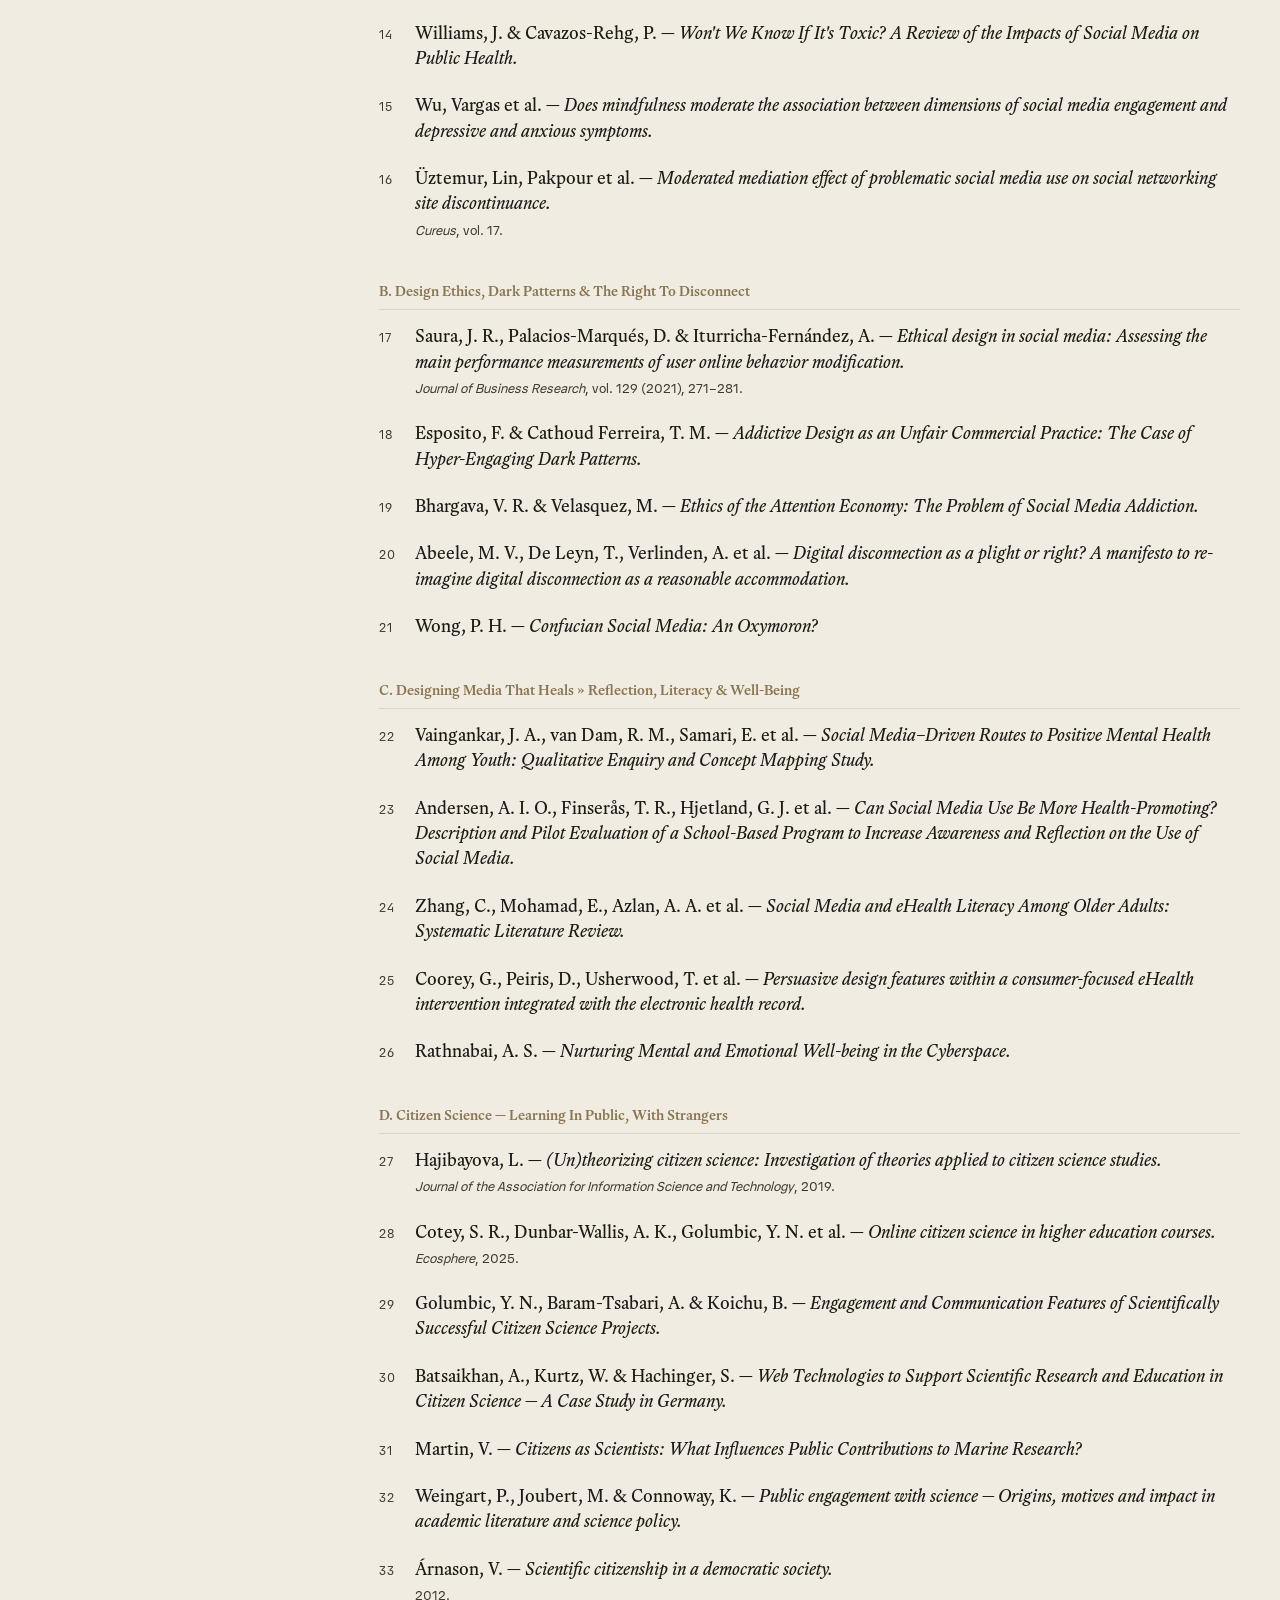
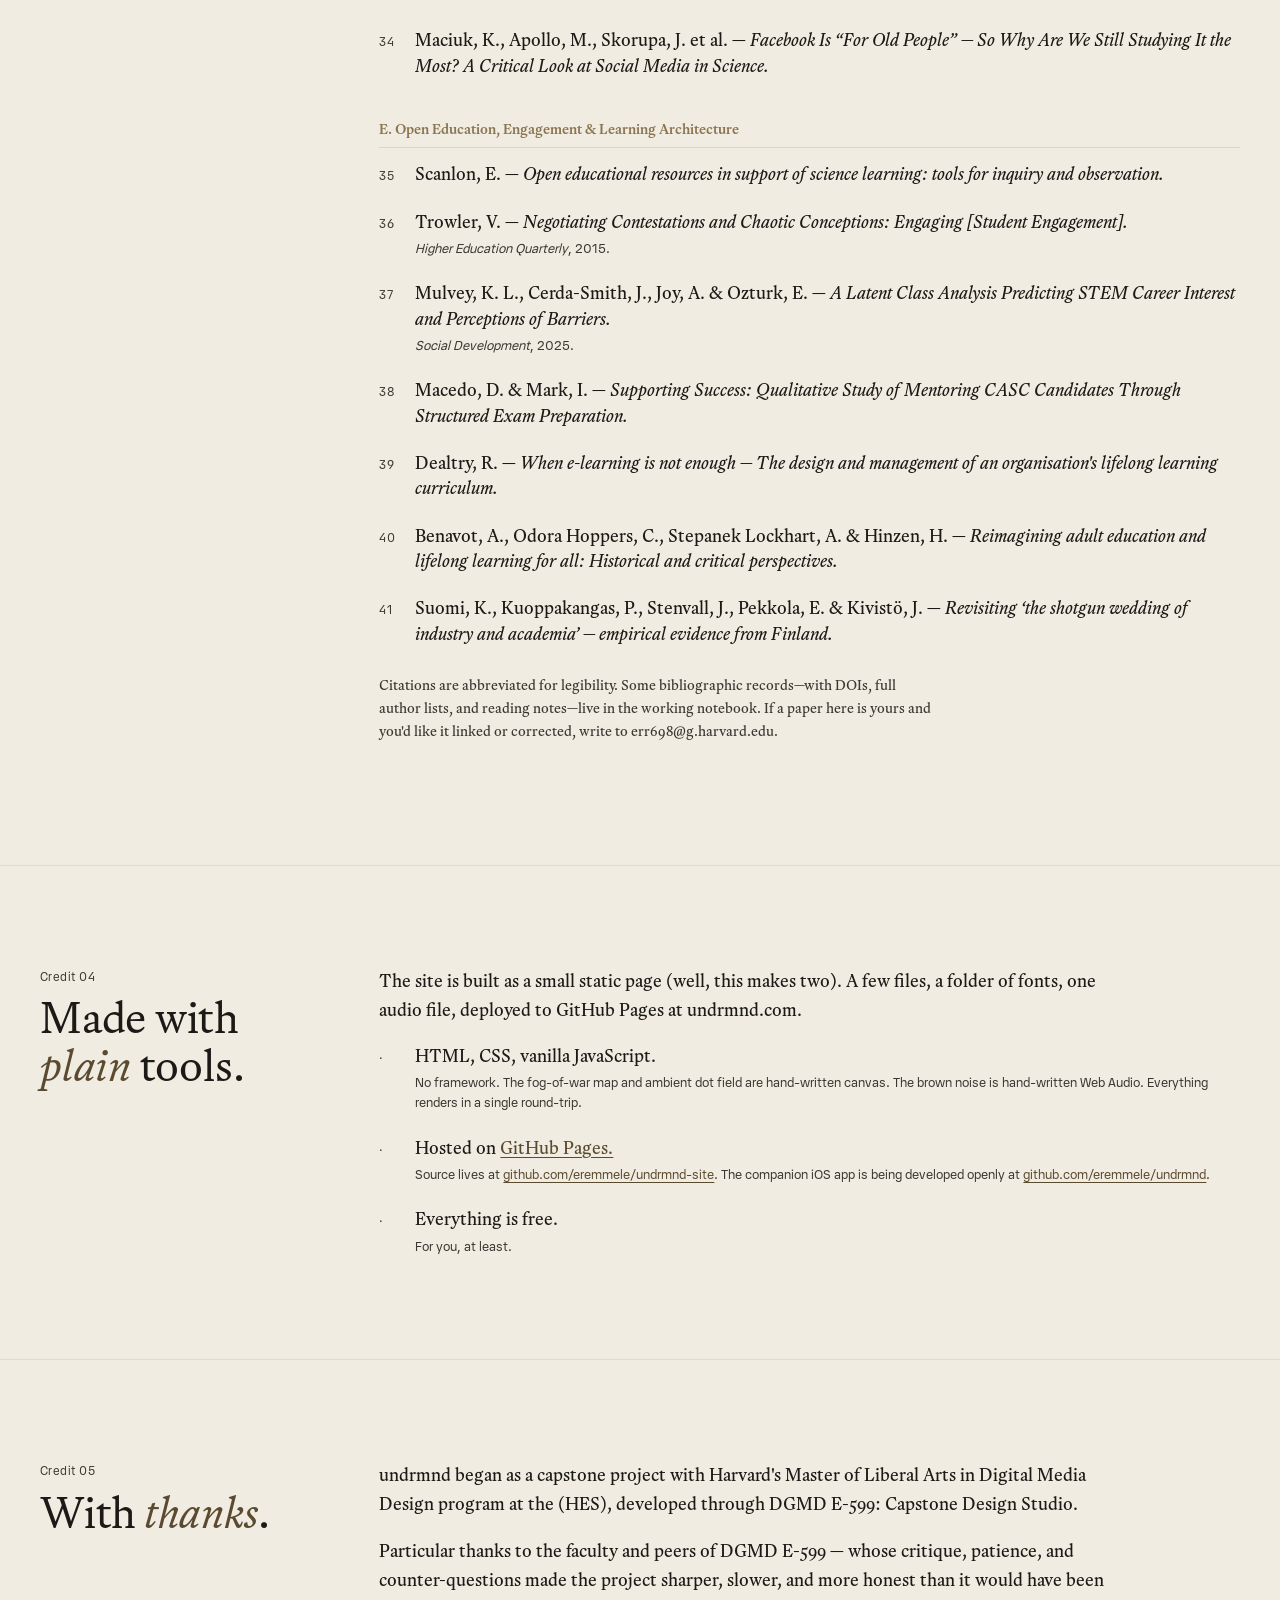
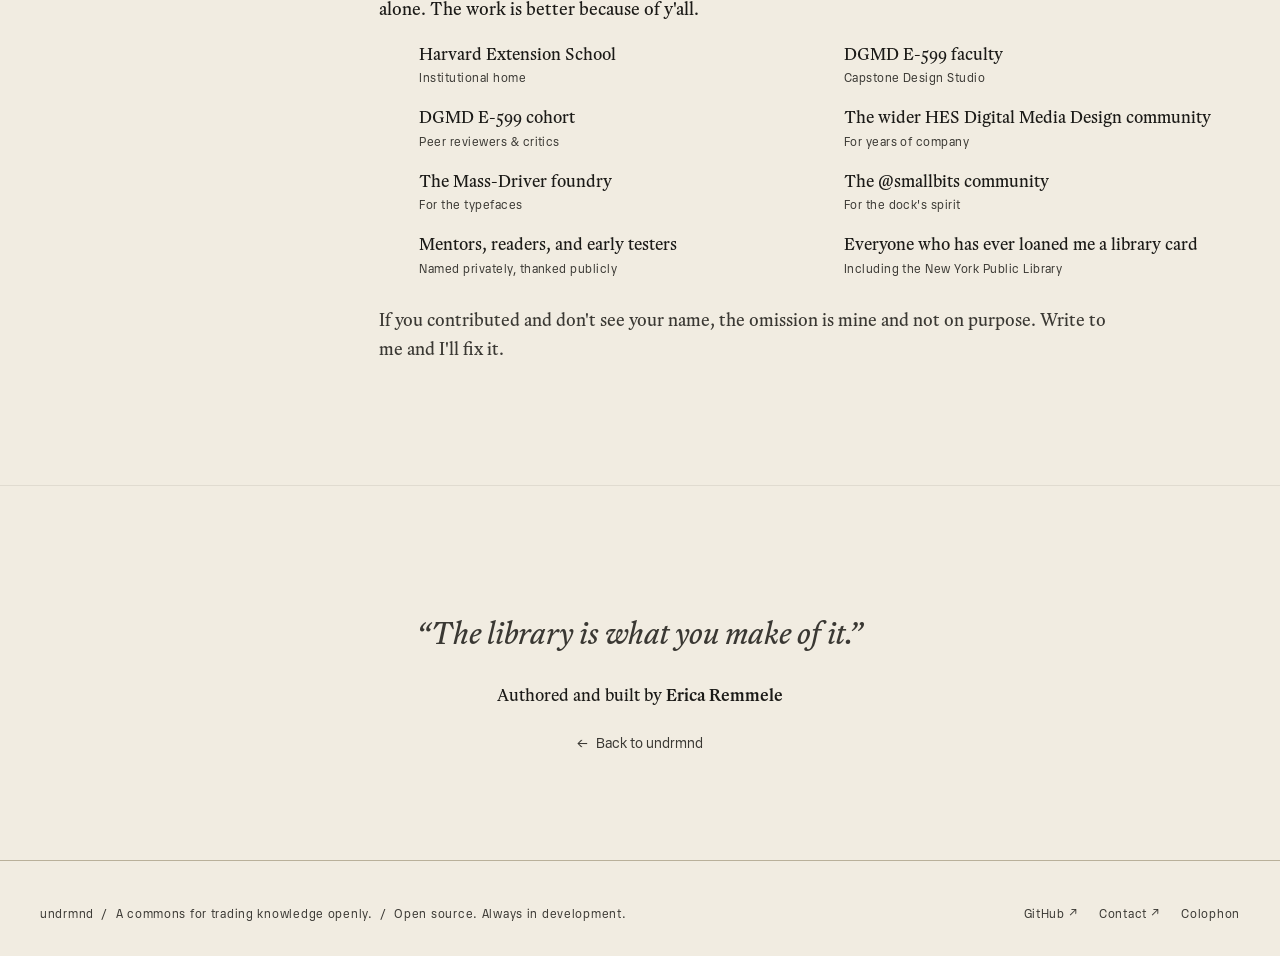
<file: colophon.html>
<!doctype html>
<html lang="en">
<head>
  <meta charset="utf-8" />
  <meta name="viewport" content="width=device-width, initial-scale=1" />
  <meta author="Erica Remmele" />
  <title>undrmnd « a public learning commons</title>
  <meta name="description" content="Knowledge should be free and accessible. Undrmnd is a counter-algorithmic tool to build a common commons. Fork it, add to it, rewrite it." />
  <meta property="og:title" content="undrmnd « a public learning commons" />
  <meta property="og:description" content="Knowledge should be free and accessible. A counter-algorithmic tool to build a common commons. Built in Swift." />
  <meta property="og:type" content="website" />
  <link rel="preload" as="font" type="font/woff2" href="./fonts/MDLorien-Book.woff2" crossorigin />
  <link rel="preload" as="font" type="font/woff2" href="./fonts/MDLorien-Regular.woff2" crossorigin />
  <link rel="preload" as="font" type="font/woff2" href="./fonts/MDUI-Regular.woff2" crossorigin />
  <link rel="stylesheet" href="./styles.css" />
  <link rel="icon" type="image/x-icon" href="./favicon.ico">
</head>
<body>

<!-- ===== Header ===== -->
<header class="site-header" id="site-header">
  <div class="container">
    <nav class="nav" aria-label="Primary">
      <a href="index.html#top" class="logo" aria-label="undrmnd home">undrmnd</a>
      <div class="nav-links" role="list">
        <a href="#thesis">Thesis</a>
        <a href="#how">How it works</a>
        <a href="#community">Community</a>
        <a href="#build" class="gh">Build with us <span class="nav-arrow">↗</span></a>
      </div>
    </nav>
  </div>
</header>

<!-- //////// Hero //////// -->
<!doctype html>
<html lang="en">
<head>
  <meta charset="utf-8" />
  <meta name="viewport" content="width=device-width, initial-scale=1" />
  <title>Colophon « undrmnd</title>
  <meta name="description" content="Credits, typefaces, references, and acknowledgements for the undrmnd project." />
  <link rel="icon" href="./favicon.ico" />
  <link rel="stylesheet" href="./styles.css" />
</head>

<!-- ===== Hero ===== -->
<section class="col-hero">
  <div class="container">
    <span class="label">Colophon</span>
    <h1>Credit <em>where</em> due.</h1>
    <p class="lede">
      This site is small, but the work behind it is not. Thank you to everyone who made it possible.
    </p>
  </div>
</section>

<!-- ===== Typefaces ===== -->
<section class="col-section">
  <div class="container col-grid">
    <div>
      <div class="col-eyebrow">Credit 01</div>
      <h2>Typefaces <em>set</em> the temperature.</h2>
    </div>
    <div class="col-body">
      <p>
        undrmnd is set in two typefaces from <a href="https://mass-driver.com/" target="_blank" rel="noopener">Mass-Driver</a>, a small independent type foundry. They were chosen for their warmth, their e-ink/public-library quality, and their willingness to be both readable and a little strange.
      </p>
      <ul class="specimen-list">
        <li class="specimen">
          <span class="spec-name">MD Lorien</span>
          <span class="spec-meta">
            Serif. Used for headlines, body copy, and the contemplative voice of the site. Designed by <a href="https://mass-driver.com/typefaces/md-lorien" target="_blank" rel="noopener">Roman Gornitsky / Mass-Driver</a>. <br/>Weights used: Book, Book Italic, Regular, Italic, Semibold.
          </span>
        </li>
        <li class="specimen sans">
          <span class="spec-name">MD UI</span>
          <span class="spec-meta">
            Sans-serif. Used for labels, navigation, terminal text, and small-format metadata. Designed by <a href="https://mass-driver.com/typefaces/md-ui" target="_blank" rel="noopener">Mass-Driver</a>. <br/>Weights used: Regular, Medium.
          </span>
        </li>
      </ul>
    </div>
  </div>
</section>

<!-- ===== Sound ===== -->
<section class="col-section">
  <div class="container col-grid">
    <div>
      <div class="col-eyebrow">Credit 02</div>
      <h2>Two <em>zen</em> sounds.</h2>
    </div>
    <div class="col-body">
      <p>
        The ambient sound dock in the corner of the site offers two tracks, each meant as a small companion to reading, not as background music.
      </p>
      <ul class="ref-list">
        <li>
          <span class="ref-num">01</span>
          <span>
            <span class="ref-title"><em>Brown</em> &mdash; lowpass-filtered Brownian noise.</span>
            <span class="ref-meta">
              Generated procedurally in the browser using the Web Audio API. White noise is integrated through a feedback equation, then shaped by a 600&nbsp;Hz lowpass filter to produce that warm, rumbly character. No file is loaded; the sound is composed live, in your tab <i>(thanks, Perplexity)</i>.
            </span>
          </span>
        </li>
        <li>
          <span class="ref-num">02</span>
          <span>
            <span class="ref-title"><em>Horizons</em> &mdash; a slow, generative ambient piece.</span>
            <span class="ref-meta">
              Composed with <a href="https://elevenlabs.io/" target="_blank" rel="noopener">ElevenLabs</a>&apos; generative music tools. Licensed for use on this site. Plays as a seamless loop when selected from the dock.
            </span>
          </span>
        </li>
        <li>
          <span class="ref-num">03</span>
          <span>
            <span class="ref-title">Dock design inspired by <a href="https://smallbits.design/" target="_blank" rel="noopener">@smallbits</a>.</span>
            <span class="ref-meta">
              The little pixel-art player in the corner of the site is a tribute to the playful, low-fi UI work coming out of the smallbits community. Implemented from scratch in SVG; spiritual debt acknowledged.
            </span>
          </span>
        </li>
      </ul>
    </div>
  </div>
</section>

<!-- ===== References ===== -->
<section class="col-section">
  <div class="container col-grid">
    <div>
      <div class="col-eyebrow">Credit 03</div>
      <h2>Things <em>read</em> along the way.</h2>
    </div>
    <div class="col-body">
      <p>
        undrmnd is partly an argument against the algorithmic feed, partly a love letter to the public library, and partly an experiment in slow, communal learning. What follows is the reading underneath it &mdash; first the writers who shaped the <em>argument</em>, then the peer-reviewed research that became the project&apos;s working bibliography. The full, living version is kept in a <a href="https://notebooklm.google.com/notebook/d97d8672-4751-4eb2-9917-8f7582bcd6df" target="_blank" rel="noopener">research notebook</a>.
      </p>

      <div class="ref-subhead">Reading that shaped the argument</div>
      <ul class="ref-list">
        <li>
          <span class="ref-num">01</span>
          <span>
            <span class="ref-title">Jenny Odell &mdash; <em>How to Do Nothing: Resisting the Attention Economy.</em></span>
            <span class="ref-meta">Melville House, 2019. On bioregionalism, attention as a public good, and the case for stepping out of the feed. <a href="https://www.jennyodell.com/how-to-do-nothing.html" target="_blank" rel="noopener">jennyodell.com</a></span>
          </span>
        </li>
        <li>
          <span class="ref-num">02</span>
          <span>
            <span class="ref-title">Cory Doctorow &mdash; <em>The &ldquo;Enshittification&rdquo; of TikTok</em> and subsequent essays.</span>
            <span class="ref-meta">Wired / Pluralistic, 2023&ndash;present. On the lifecycle decay of platforms and the case for user-owned infrastructure. <a href="https://pluralistic.net/2023/01/21/potemkin-ai/#hey-guys" target="_blank" rel="noopener">pluralistic.net</a></span>
          </span>
        </li>
        <li>
          <span class="ref-num">03</span>
          <span>
            <span class="ref-title">Tristan Harris &amp; the Center for Humane Technology &mdash; talks and writing on attention design.</span>
            <span class="ref-meta">The framing of &ldquo;digital anhedonia&rdquo; in the site copy owes a debt here. <a href="https://www.humanetech.com/" target="_blank" rel="noopener">humanetech.com</a></span>
          </span>
        </li>
        <li>
          <span class="ref-num">04</span>
          <span>
            <span class="ref-title">Robin Sloan &mdash; <em>Notes on the home-cooked app</em> and the &ldquo;web of small computers.&rdquo;</span>
            <span class="ref-meta">On software made for one community, at one scale, with care. <a href="https://www.robinsloan.com/notes/home-cooked-app/" target="_blank" rel="noopener">robinsloan.com</a></span>
          </span>
        </li>
        <li>
          <span class="ref-num">05</span>
          <span>
            <span class="ref-title">Maggie Appleton &mdash; <em>Digital Gardens</em> and writing on tools for thought.</span>
            <span class="ref-meta">On personal knowledge as a slow, evergreen practice rather than a stream. <a href="https://maggieappleton.com/garden-history" target="_blank" rel="noopener">maggieappleton.com</a></span>
          </span>
        </li>
        <li>
          <span class="ref-num">06</span>
          <span>
            <span class="ref-title">Ivan Illich &mdash; <em>Deschooling Society</em> and <em>Tools for Conviviality.</em></span>
            <span class="ref-meta">Harper &amp; Row, 1971&ndash;73. On learning webs, public infrastructure for curiosity, and convivial tools that don&apos;t consume the user. The deep, quiet ancestor of this whole project.</span>
          </span>
        </li>
        <li>
          <span class="ref-num">07</span>
          <span>
            <span class="ref-title">Elinor Ostrom &mdash; <em>Governing the Commons.</em></span>
            <span class="ref-meta">Cambridge University Press, 1990. The structural reading list for anything calling itself a &ldquo;commons.&rdquo;</span>
          </span>
        </li>
      </ul>

      <div class="ref-subhead">Peer-reviewed research &#187; the working corpus</div>
      <p class="col-body" style="margin-bottom: 18px;">
        Thirty-four papers and chapters underpin the thesis. They&apos;re grouped here the way they sit in the notebook: the neuroscience and ethics of attention; design that addicts and design that heals; what citizen science and open educational resources can teach a small library; and the politics of learning in public.
      </p>

      <div class="ref-subhead">A. The attention economy &amp; its neuro-behavioural cost</div>
      <ul class="ref-list compact">
        <li>
          <span class="ref-num">08</span>
          <span>
            <span class="ref-title">Sharpe, B. T. &amp; Spooner, R. A. &mdash; <em>Dopamine-scrolling: a modern public health challenge requiring urgent attention.</em></span>
          </span>
        </li>
        <li>
          <span class="ref-num">09</span>
          <span>
            <span class="ref-title">Satani, A., Satani, K. K., Barodia, P. &amp; Joshi, H. &mdash; <em>Modern Day High: The Neurocognitive Impact of Social Media Usage.</em></span>
          </span>
        </li>
        <li>
          <span class="ref-num">10</span>
          <span>
            <span class="ref-title">Lakhan, S. E. &mdash; <em>Hijacked by the Feed: Social Media Neuroengineering-Induced Digital Anhedonia.</em></span>
          </span>
        </li>
        <li>
          <span class="ref-num">11</span>
          <span>
            <span class="ref-title">Aitken, A., Rahimpour Jounghani, A. et&nbsp;al. &mdash; <em>Naturalistic fNIRS assessment reveals decline in executive function and altered prefrontal activation following social media use.</em></span>
          </span>
        </li>
        <li>
          <span class="ref-num">12</span>
          <span>
            <span class="ref-title">Balc&#305;o&#287;lu, Y. S., Bayraktar, &Uuml;. &amp; G&uuml;ven, E. &mdash; <em>The Scrolling Paradox: Analyzing Instagram Addiction Patterns in the Digital Age.</em></span>
          </span>
        </li>
        <li>
          <span class="ref-num">13</span>
          <span>
            <span class="ref-title">Foroughi, B., Griffiths, M. D., Iranmanesh, M. &amp; Salamzadeh, Y. &mdash; <em>Associations Between Instagram Addiction, Academic Performance, Social Anxiety, Depression, and Life Satisfaction Among University Students.</em></span>
          </span>
        </li>
        <li>
          <span class="ref-num">14</span>
          <span>
            <span class="ref-title">Williams, J. &amp; Cavazos-Rehg, P. &mdash; <em>Won&apos;t We Know If It&apos;s Toxic? A Review of the Impacts of Social Media on Public Health.</em></span>
          </span>
        </li>
        <li>
          <span class="ref-num">15</span>
          <span>
            <span class="ref-title">Wu, Vargas et&nbsp;al. &mdash; <em>Does mindfulness moderate the association between dimensions of social media engagement and depressive and anxious symptoms.</em></span>
          </span>
        </li>
        <li>
          <span class="ref-num">16</span>
          <span>
            <span class="ref-title">&Uuml;ztemur, Lin, Pakpour et&nbsp;al. &mdash; <em>Moderated mediation effect of problematic social media use on social networking site discontinuance.</em></span>
            <span class="ref-meta"><em>Cureus</em>, vol.&nbsp;17.</span>
          </span>
        </li>
      </ul>

      <div class="ref-subhead">B. Design ethics, dark patterns &amp; the right to disconnect</div>
      <ul class="ref-list compact">
        <li>
          <span class="ref-num">17</span>
          <span>
            <span class="ref-title">Saura, J. R., Palacios-Marqu&eacute;s, D. &amp; Iturricha-Fern&aacute;ndez, A. &mdash; <em>Ethical design in social media: Assessing the main performance measurements of user online behavior modification.</em></span>
            <span class="ref-meta"><em>Journal of Business Research</em>, vol.&nbsp;129 (2021), 271&ndash;281.</span>
          </span>
        </li>
        <li>
          <span class="ref-num">18</span>
          <span>
            <span class="ref-title">Esposito, F. &amp; Cathoud Ferreira, T. M. &mdash; <em>Addictive Design as an Unfair Commercial Practice: The Case of Hyper-Engaging Dark Patterns.</em></span>
          </span>
        </li>
        <li>
          <span class="ref-num">19</span>
          <span>
            <span class="ref-title">Bhargava, V. R. &amp; Velasquez, M. &mdash; <em>Ethics of the Attention Economy: The Problem of Social Media Addiction.</em></span>
          </span>
        </li>
        <li>
          <span class="ref-num">20</span>
          <span>
            <span class="ref-title">Abeele, M. V., De Leyn, T., Verlinden, A. et&nbsp;al. &mdash; <em>Digital disconnection as a plight or right? A manifesto to re-imagine digital disconnection as a reasonable accommodation.</em></span>
          </span>
        </li>
        <li>
          <span class="ref-num">21</span>
          <span>
            <span class="ref-title">Wong, P. H. &mdash; <em>Confucian Social Media: An Oxymoron?</em></span>
          </span>
        </li>
      </ul>

      <div class="ref-subhead">C. Designing media that heals &#187; reflection, literacy &amp; well-being</div>
      <ul class="ref-list compact">
        <li>
          <span class="ref-num">22</span>
          <span>
            <span class="ref-title">Vaingankar, J. A., van Dam, R. M., Samari, E. et&nbsp;al. &mdash; <em>Social Media&ndash;Driven Routes to Positive Mental Health Among Youth: Qualitative Enquiry and Concept Mapping Study.</em></span>
          </span>
        </li>
        <li>
          <span class="ref-num">23</span>
          <span>
            <span class="ref-title">Andersen, A. I. O., Finser&aring;s, T. R., Hjetland, G. J. et&nbsp;al. &mdash; <em>Can Social Media Use Be More Health-Promoting? Description and Pilot Evaluation of a School-Based Program to Increase Awareness and Reflection on the Use of Social Media.</em></span>
          </span>
        </li>
        <li>
          <span class="ref-num">24</span>
          <span>
            <span class="ref-title">Zhang, C., Mohamad, E., Azlan, A. A. et&nbsp;al. &mdash; <em>Social Media and eHealth Literacy Among Older Adults: Systematic Literature Review.</em></span>
          </span>
        </li>
        <li>
          <span class="ref-num">25</span>
          <span>
            <span class="ref-title">Coorey, G., Peiris, D., Usherwood, T. et&nbsp;al. &mdash; <em>Persuasive design features within a consumer-focused eHealth intervention integrated with the electronic health record.</em></span>
          </span>
        </li>
        <li>
          <span class="ref-num">26</span>
          <span>
            <span class="ref-title">Rathnabai, A. S. &mdash; <em>Nurturing Mental and Emotional Well-being in the Cyberspace.</em></span>
          </span>
        </li>
      </ul>
      
      <div class="ref-subhead">D. Citizen science &mdash; learning in public, with strangers</div>
      <ul class="ref-list compact">
        <li>
          <span class="ref-num">27</span>
          <span>
            <span class="ref-title">Hajibayova, L. &mdash; <em>(Un)theorizing citizen science: Investigation of theories applied to citizen science studies.</em></span>
            <span class="ref-meta"><em>Journal of the Association for Information Science and Technology</em>, 2019.</span>
          </span>
        </li>
        <li>
          <span class="ref-num">28</span>
          <span>
            <span class="ref-title">Cotey, S. R., Dunbar-Wallis, A. K., Golumbic, Y. N. et&nbsp;al. &mdash; <em>Online citizen science in higher education courses.</em></span>
            <span class="ref-meta"><em>Ecosphere</em>, 2025.</span>
          </span>
        </li>
        <li>
          <span class="ref-num">29</span>
          <span>
            <span class="ref-title">Golumbic, Y. N., Baram-Tsabari, A. &amp; Koichu, B. &mdash; <em>Engagement and Communication Features of Scientifically Successful Citizen Science Projects.</em></span>
          </span>
        </li>
        <li>
          <span class="ref-num">30</span>
          <span>
            <span class="ref-title">Batsaikhan, A., Kurtz, W. &amp; Hachinger, S. &mdash; <em>Web Technologies to Support Scientific Research and Education in Citizen Science &mdash; A Case Study in Germany.</em></span>
          </span>
        </li>
        <li>
          <span class="ref-num">31</span>
          <span>
            <span class="ref-title">Martin, V. &mdash; <em>Citizens as Scientists: What Influences Public Contributions to Marine Research?</em></span>
          </span>
        </li>
        <li>
          <span class="ref-num">32</span>
          <span>
            <span class="ref-title">Weingart, P., Joubert, M. &amp; Connoway, K. &mdash; <em>Public engagement with science &mdash; Origins, motives and impact in academic literature and science policy.</em></span>
          </span>
        </li>
        <li>
          <span class="ref-num">33</span>
          <span>
            <span class="ref-title">&Aacute;rnason, V. &mdash; <em>Scientific citizenship in a democratic society.</em></span>
            <span class="ref-meta">2012.</span>
          </span>
        </li>
        <li>
          <span class="ref-num">34</span>
          <span>
            <span class="ref-title">Maciuk, K., Apollo, M., Skorupa, J. et&nbsp;al. &mdash; <em>Facebook Is &ldquo;For Old People&rdquo; &mdash; So Why Are We Still Studying It the Most? A Critical Look at Social Media in Science.</em></span>
          </span>
        </li>
      </ul>

      <div class="ref-subhead">E. Open education, engagement &amp; learning architecture</div>
      <ul class="ref-list compact">
        <li>
          <span class="ref-num">35</span>
          <span>
            <span class="ref-title">Scanlon, E. &mdash; <em>Open educational resources in support of science learning: tools for inquiry and observation.</em></span>
          </span>
        </li>
        <li>
          <span class="ref-num">36</span>
          <span>
            <span class="ref-title">Trowler, V. &mdash; <em>Negotiating Contestations and Chaotic Conceptions: Engaging [Student Engagement].</em></span>
            <span class="ref-meta"><em>Higher Education Quarterly</em>, 2015.</span>
          </span>
        </li>
        <li>
          <span class="ref-num">37</span>
          <span>
            <span class="ref-title">Mulvey, K. L., Cerda-Smith, J., Joy, A. &amp; Ozturk, E. &mdash; <em>A Latent Class Analysis Predicting STEM Career Interest and Perceptions of Barriers.</em></span>
            <span class="ref-meta"><em>Social Development</em>, 2025.</span>
          </span>
        </li>
        <li>
          <span class="ref-num">38</span>
          <span>
            <span class="ref-title">Macedo, D. &amp; Mark, I. &mdash; <em>Supporting Success: Qualitative Study of Mentoring CASC Candidates Through Structured Exam Preparation.</em></span>
          </span>
        </li>
        <li>
          <span class="ref-num">39</span>
          <span>
            <span class="ref-title">Dealtry, R. &mdash; <em>When e-learning is not enough &mdash; The design and management of an organisation&apos;s lifelong learning curriculum.</em></span>
          </span>
        </li>
        <li>
          <span class="ref-num">40</span>
          <span>
            <span class="ref-title">Benavot, A., Odora Hoppers, C., Stepanek Lockhart, A. &amp; Hinzen, H. &mdash; <em>Reimagining adult education and lifelong learning for all: Historical and critical perspectives.</em></span>
          </span>
        </li>
        <li>
          <span class="ref-num">41</span>
          <span>
            <span class="ref-title">Suomi, K., Kuoppakangas, P., Stenvall, J., Pekkola, E. &amp; Kivist&ouml;, J. &mdash; <em>Revisiting &lsquo;the shotgun wedding of industry and academia&rsquo; &mdash; empirical evidence from Finland.</em></span>
          </span>
        </li>
      </ul>

      <p class="col-body" style="margin-top: 28px; font-size: 14px; color: var(--graphite-600);">
        Citations are abbreviated for legibility. Some bibliographic records&mdash;with DOIs, full author lists, and reading notes&mdash;live in the <a href="https://notebooklm.google.com/notebook/d97d8672-4751-4eb2-9917-8f7582bcd6df" target="_blank" rel="noopener">working notebook</a>. If a paper here is yours and you&apos;d like it linked or corrected, write to <a href="mailto:err698@g.harvard.edu">err698@g.harvard.edu</a>.
      </p>
    </div>
  </div>
</section>

<!-- ===== Tools ===== -->
<section class="col-section">
  <div class="container col-grid">
    <div>
      <div class="col-eyebrow">Credit 04</div>
      <h2>Made with <em>plain</em> tools.</h2>
    </div>
    <div class="col-body">
      <p>
        The site is built as a small static page (well, this makes two). A few files, a folder of fonts, one audio file, deployed to GitHub Pages at <a href="https://www.undrmnd.com" rel="noopener">undrmnd.com</a>.
      </p>
      <ul class="ref-list">
        <li>
          <span class="ref-num">&middot;</span>
          <span>
            <span class="ref-title">HTML, CSS, vanilla JavaScript.</span>
            <span class="ref-meta">No framework. The fog-of-war map and ambient dot field are hand-written canvas. The brown noise is hand-written Web Audio. Everything renders in a single round-trip.</span>
          </span>
        </li>
        <li>
          <span class="ref-num">&middot;</span>
          <span>
            <span class="ref-title">Hosted on <a href="https://pages.github.com/" target="_blank" rel="noopener">GitHub Pages.</a></span>
            <span class="ref-meta">Source lives at <a href="https://github.com/eremmele/undrmnd-site" target="_blank" rel="noopener">github.com/eremmele/undrmnd-site</a>. The companion iOS app is being developed openly at <a href="https://github.com/eremmele/undrmnd" target="_blank" rel="noopener">github.com/eremmele/undrmnd</a>.</span>
          </span>
        </li>
        <li>
          <span class="ref-num">&middot;</span>
          <!--<span>
            <span class="ref-title">No analytics, no cookies, no tracking pixels.</span>
            <span class="ref-meta">If we ever add a counter, it will be a public one.</span>
          </span>-->
          <span>
            <span class="ref-title">Everything is free.</span>
            <span class="ref-meta">For you, at least.</span>
          </span>
        </li>
      </ul>
    </div>
  </div>
</section>

<!-- ===== Acknowledgements ===== -->
<section class="col-section">
  <div class="container col-grid">
    <div>
      <div class="col-eyebrow">Credit 05</div>
      <h2>With <em>thanks</em>.</h2>
    </div>
    <div class="col-body">
      <p>
        undrmnd began as a capstone project with Harvard's <a href="https://extension.harvard.edu/academics/programs/digital-media-design-graduate-program/" target="_blank" rel="noopener">Master of Liberal Arts in Digital Media Design</a> program at the <a href="https://extension.harvard.edu/" target="_blank" rel="noopener">(HES)</a>, developed through <a href="https://coursebrowser.dce.harvard.edu/course/capstone-design-studio/" target="_blank" rel="noopener">DGMD&nbsp;E-599: Capstone Design Studio</a>.
      </p>
      <p>
        Particular thanks to the faculty and peers of DGMD&nbsp;E-599 &mdash; whose critique, patience, and counter-questions made the project sharper, slower, and more honest than it would have been alone. The work is better because of y'all.
      </p>
      <ul class="people-grid">
        <li>Harvard Extension School<span class="role">Institutional home</span></li>
        <li>DGMD E-599 faculty<span class="role">Capstone Design Studio</span></li>
        <li>DGMD E-599 cohort<span class="role">Peer reviewers &amp; critics</span></li>
        <li>The wider HES Digital Media Design community<span class="role">For years of company</span></li>
        <li>The Mass-Driver foundry<span class="role">For the typefaces</span></li>
        <li>The @smallbits community<span class="role">For the dock&apos;s spirit</span></li>
        <li>Mentors, readers, and early testers<span class="role">Named privately, thanked publicly</span></li>
        <li>Everyone who has ever loaned me a library card<span class="role">Including the New York Public Library</span></li>
      </ul>
      <p class="muted-graf" style="margin-top:28px;">
        If you contributed and don&apos;t see your name, the omission is mine and not on purpose. <a href="mailto:err698@g.harvard.edu">Write to me</a> and I&apos;ll fix it.
      </p>
    </div>
  </div>
</section>

<!-- ===== Closing ===== -->
<section class="col-closing">
  <div class="container">
    <p>
      &ldquo;The library is what you make of it.&rdquo;
    </p>
    <p class="sig">
      Authored and built by <strong>Erica Remmele</strong>
    </p>
    <a class="back-link" href="index.html">Back to undrmnd</a>
  </div>
</section>

<!-- ===== Footer ===== -->
<footer class="site-footer">
  <div class="container">
    <div class="footer-row colophon">
      <span>undrmnd &nbsp;/&nbsp; A commons for trading knowledge openly. &nbsp;/&nbsp; Open source. Always in development.</span>
      <span>
        <a href="https://github.com/eremmele/undrmnd-site" target="_blank" rel="noopener" style="margin-right:18px;">GitHub ↗</a>
        <a href="mailto:err698@g.harvard.edu" style="margin-right:18px;">Contact ↗</a>
        <a href="colophon.html" aria-current="page">Colophon</a>
      </span>
    </div>
  </div>
</footer>

<script>
  // Lightweight header scroll behavior, mirrored from main site so colophon
  // matches the show/hide on scroll. Self-contained so the page works without script.js.
  (function () {
    const header = document.getElementById("site-header");
    if (!header) return;
    let lastY = window.scrollY;
    let accum = 0;
    const HIDE = 24, SHOW = 8;
    const onScroll = () => {
      const y = window.scrollY;
      header.classList.toggle("scrolled", y > 12);
      const delta = y - lastY;
      if (y < 80) { header.classList.remove("is-hidden"); accum = 0; }
      else if (delta > 0) { accum = Math.max(0, accum) + delta; if (accum > HIDE) header.classList.add("is-hidden"); }
      else if (delta < 0) { accum = Math.min(0, accum) + delta; if (accum < -SHOW) header.classList.remove("is-hidden"); }
      lastY = y;
    };
    window.addEventListener("scroll", onScroll, { passive: true });
  })();
</script>

</body>
</html>
</file>
<file: styles.css>
/* ---------- Fonts ---------- */
/* not the best import but time is of the essence */
@font-face {
  font-family: "MD Lórien";
  src: url("./fonts/MDLorien-Book.woff2") format("woff2");
  font-weight: 350;
  font-style: normal;
  font-display: swap;
}
@font-face {
  font-family: "MD Lórien";
  src: url("./fonts/MDLorien-BookItalic.woff2") format("woff2");
  font-weight: 350;
  font-style: italic;
  font-display: swap;
}
@font-face {
  font-family: "MD Lórien";
  src: url("./fonts/MDLorien-Regular.woff2") format("woff2");
  font-weight: 400;
  font-style: normal;
  font-display: swap;
}
@font-face {
  font-family: "MD Lórien";
  src: url("./fonts/MDLorien-Italic.woff2") format("woff2");
  font-weight: 400;
  font-style: italic;
  font-display: swap;
}
@font-face {
  font-family: "MD Lórien";
  src: url("./fonts/MDLorien-Semibold.woff2") format("woff2");
  font-weight: 600;
  font-style: normal;
  font-display: swap;
}
@font-face {
  font-family: "MD UI";
  src: url("./fonts/MDUI-Regular.woff2") format("woff2");
  font-weight: 400;
  font-style: normal;
  font-display: swap;
}
@font-face {
  font-family: "MD UI";
  src: url("./fonts/MDUI-Medium.woff2") format("woff2");
  font-weight: 500;
  font-style: normal;
  font-display: swap;
}

/* ---------- Tokens ---------- */
:root {
  --paper: #f1ece1;
  --paper-raised: #e8e1d1;
  --fog: #d4cdb9;
  --hairline: #b9b09a;
  --graphite-600: #3a3833;
  --graphite-900: #1b1a17;
  --ink: #1b1a17;
  --accent: #5a4a2f;
  --accent-soft: #8a7551;

  /* dark surface */
  --night: #16140f;          /* near-black with warmth */
  --night-raised: #1f1c16;
  --night-hairline: #3a342a;
  --night-text: #e9e2d1;     /* warm white */
  --night-muted: #aea493;

  /* paperwhite e-ink */
  --eink: #cfc7b4;           /* greenish-grey LCD tint, peep inspo */
  --eink-deep: #b6ad99;
  --eink-ink: #2a2820;

  --serif: "MD Lórien", "Iowan Old Style", "Charter", Georgia, serif;
  --sans:  "MD UI", -apple-system, BlinkMacSystemFont, "Inter", system-ui, sans-serif;
  --mono:  ui-monospace, "JetBrains Mono", "SFMono-Regular", "Menlo", monospace;

  --measure: 62ch;
  --max-w: none;
  --gutter: 40px;

  --ease-out: cubic-bezier(0.2, 0.7, 0.1, 1);
  --ease-soft: cubic-bezier(0.16, 1, 0.3, 1);
}

/* ---------- Reset ---------- */
*, *::before, *::after { box-sizing: border-box; }
html, body { margin: 0; padding: 0; }
html { -webkit-font-smoothing: antialiased; -moz-osx-font-smoothing: grayscale; }
img, svg { display: block; max-width: 100%; }
button { font: inherit; color: inherit; background: none; border: 0; cursor: pointer; }
a { color: inherit; text-decoration: none; }

/* ---------- Base ---------- */
body {
  font-family: var(--serif);
  font-weight: 350;
  background: var(--paper);
  color: var(--graphite-900);
  font-size: 18px;
  line-height: 1.6;
  font-feature-settings: "kern" 1, "liga" 1, "onum" 1;
  overflow-x: hidden;
}

body::before {
  content: "";
  position: fixed;
  inset: 0;
  pointer-events: none;
  z-index: 1;
  opacity: 0.35;
  mix-blend-mode: multiply;
  background-image: url("data:image/svg+xml;utf8,<svg xmlns='http://www.w3.org/2000/svg' width='220' height='220'><filter id='n'><feTurbulence type='fractalNoise' baseFrequency='0.85' numOctaves='2' stitchTiles='stitch'/><feColorMatrix values='0 0 0 0 0.10  0 0 0 0 0.10  0 0 0 0 0.10  0 0 0 0.18 0'/></filter><rect width='100%25' height='100%25' filter='url(%23n)'/></svg>");
  background-size: 220px 220px;
}

/* ---------- Typography ---------- */
h1, h2, h3, h4 {
  font-family: var(--serif);
  font-weight: 400;
  letter-spacing: -0.018em;
  line-height: 1.04;
  margin: 0;
}

.eyebrow {
  font-family: var(--sans);
  font-weight: 500;
  font-size: 12px;
  letter-spacing: 0.04em;
  color: var(--accent);
}

.label {
  font-family: var(--sans);
  font-weight: 500;
  font-size: 12px;
  letter-spacing: 0.04em;
  color: var(--graphite-600);
}
.label.dark-label { color: var(--night-muted); }

.measure { max-width: var(--measure); }

p { margin: 0 0 1.1em; }
p + p { margin-top: 1.1em; }

em { font-style: italic; }

/* ---------- Layout ---------- */
.container {
  max-width: none;
  margin: 0;
  padding: 0 var(--gutter);
  position: relative;
  z-index: 2;
}

section {
  padding: clamp(110px, 16vw, 200px) 0;
  position: relative;
  z-index: 2;
}

/* ---------- Header/Nav ---------- */
.site-header {
  position: fixed;
  top: 0; left: 0; right: 0;
  z-index: 50;
  padding: 22px 0;
  transition: background-color 400ms var(--ease-out), border-color 400ms var(--ease-out), color 400ms var(--ease-out), transform 360ms var(--ease-out);
  border-bottom: 1px solid transparent;
  will-change: transform;
}
.site-header.is-hidden { transform: translateY(-100%); }
.site-header.scrolled {
  background: rgba(241, 236, 225, 0.78);
  backdrop-filter: blur(12px) saturate(115%);
  -webkit-backdrop-filter: blur(12px) saturate(115%);
  border-bottom-color: var(--hairline);
}
.site-header.on-dark {
  background: rgba(22, 20, 15, 0.7);
  backdrop-filter: blur(12px) saturate(110%);
  -webkit-backdrop-filter: blur(12px) saturate(110%);
  border-bottom-color: var(--night-hairline);
  color: var(--night-text);
}
.site-header.on-dark .nav-links a { color: var(--night-muted); }
.site-header.on-dark .nav-links a:hover { color: var(--night-text); }

.nav {
  display: flex;
  align-items: center;
  justify-content: space-between;
  gap: 24px;
}
.logo {
  font-family: var(--serif);
  font-weight: 600;
  font-size: 19px;
  letter-spacing: -0.018em;
  display: inline-block;
  text-transform: lowercase;
}
.nav-links {
  display: flex;
  gap: 36px;
  font-family: var(--sans);
  font-size: 13px;
  letter-spacing: 0.04em;
}
.nav-links a {
  position: relative;
  padding: 4px 0;
  color: var(--graphite-600);
  transition: color 250ms var(--ease-out);
}
.nav-links a::after {
  content: "";
  position: absolute;
  left: 0; bottom: 0;
  height: 1px;
  width: 100%;
  background: currentColor;
  transform: scaleX(0);
  transform-origin: left;
  transition: transform 280ms var(--ease-out);
}
.nav-links a:hover { color: var(--graphite-900); }
.nav-links a:hover::after { transform: scaleX(1); }
.nav-arrow { display: inline-block; transform: translate(2px, -1px); }

@media (max-width: 720px) {
  .nav-links { gap: 18px; }
  .nav-links a:not(.gh) { display: none; }
}

/* ---------- Buttons/CTAs ---------- */
.cta-row {
  display: flex;
  flex-wrap: wrap;
  gap: 18px 28px;
  align-items: center;
  margin-top: 48px;
}
.btn {
  display: inline-flex;
  align-items: center;
  gap: 10px;
  padding: 14px 22px;
  font-family: var(--sans);
  font-weight: 500;
  font-size: 14px;
  letter-spacing: 0.04em;
  border: 1px solid var(--graphite-900);
  color: var(--graphite-900);
  background: transparent;
  transition: background 280ms var(--ease-out), color 280ms var(--ease-out), border-color 280ms var(--ease-out);
}
.btn:hover { background: var(--graphite-900); color: var(--paper); }
.btn-ghost {
  border: 0;
  padding-left: 0;
  position: relative;
}
.btn-ghost::after {
  content: "";
  position: absolute;
  left: 0; bottom: 6px;
  height: 1px;
  width: 100%;
  background: var(--graphite-600);
  transform: scaleX(1);
  transform-origin: left;
  transition: transform 320ms var(--ease-out);
}
.btn-ghost:hover { background: transparent; color: var(--graphite-900); }
.btn-ghost:hover::after { transform: scaleX(0.4); }

.btn-on-dark {
  border-color: var(--night-text);
  color: var(--night-text);
}
.btn-on-dark:hover { background: var(--night-text); color: var(--night); }
.btn-ghost.btn-on-dark { border: 0; }
.btn-ghost.btn-on-dark::after { background: var(--night-muted); }
.btn-ghost.btn-on-dark:hover { background: transparent; color: var(--night-text); }

/* ---------- Hero (dark) ---------- */
.hero {
  min-height: 100vh;
  padding-top: clamp(120px, 16vh, 200px);
  padding-bottom: clamp(80px, 10vw, 140px);
  display: flex;
  flex-direction: column;
  justify-content: center;
  position: relative;
  overflow: hidden;
  background: var(--night);
  color: var(--night-text);
}
.hero::before {
  /* warm grain over dark, lifted (matches section.dark) */
  content: "";
  position: absolute;
  inset: 0;
  pointer-events: none;
  opacity: 0.18;
  mix-blend-mode: screen;
  background-image: url("data:image/svg+xml;utf8,<svg xmlns='http://www.w3.org/2000/svg' width='220' height='220'><filter id='n'><feTurbulence type='fractalNoise' baseFrequency='0.85' numOctaves='2' stitchTiles='stitch'/><feColorMatrix values='0 0 0 0 0.95  0 0 0 0 0.90  0 0 0 0 0.78  0 0 0 0.10 0'/></filter><rect width='100%25' height='100%25' filter='url(%23n)'/></svg>");
  background-size: 220px 220px;
  z-index: 0;
}
.hero canvas#hero-fog {
  position: absolute;
  inset: 0;
  width: 100%;
  height: 100%;
  z-index: 0;
  opacity: 0.32;
  pointer-events: none;
  mask-image: radial-gradient(ellipse 80% 70% at 50% 55%, black 30%, transparent 92%);
  -webkit-mask-image: radial-gradient(ellipse 80% 70% at 50% 55%, black 30%, transparent 92%);
}
.hero .container { z-index: 2; position: relative; }

.hero-grid {
  display: grid;
  grid-template-columns: minmax(0, 0.95fr) minmax(0, 1.55fr);
  gap: clamp(32px, 5vw, 80px);
  align-items: center;
}
@media (max-width: 980px) {
  .hero-grid { grid-template-columns: 1fr; gap: 56px; }
}

.hero-eyebrow {
  margin-bottom: clamp(28px, 4vw, 40px);
}
.hero .eyebrow { color: var(--accent-soft); }

.hero-blurb {
  font-family: var(--serif);
  font-size: clamp(28px, 3.6vw, 46px);
  font-weight: 400;
  line-height: 1.18;
  letter-spacing: -0.018em;
  color: var(--night-text);
  max-width: 22ch;
  margin: 0;
}
.hero-blurb .it { font-style: italic; font-weight: 400; }
.hero-blurb .muted { color: var(--night-muted); }

.hero .cta-row { margin-top: clamp(32px, 4vw, 48px); }

/* ---------- Kindle frame to host GitHub ---------- */
.kindle {
  width: 100%;
  background: #2a2620;
  border-radius: 14px;
  padding: 16px 16px 26px;
  box-shadow:
    0 1px 0 rgba(255,255,255,0.05) inset,
    0 30px 56px -22px rgba(0,0,0,0.55),
    0 12px 24px -16px rgba(0,0,0,0.6);
  position: relative;
}
.kindle::after {
  content: "";
  position: absolute;
  left: 50%; bottom: 8px;
  transform: translateX(-50%);
  width: 30px; height: 4px;
  background: #1b1814;
  border-radius: 2px;
}
.kindle-screen {
  background:
    repeating-linear-gradient(0deg, rgba(43,42,32,0.05) 0 1px, transparent 1px 2px),
    var(--eink);
  color: var(--eink-ink);
  border-radius: 4px;
  padding: clamp(20px, 2.4vw, 32px);
  font-family: var(--sans);
  filter: contrast(0.96);
  min-height: clamp(380px, 44vw, 540px);
  display: flex;
  flex-direction: column;
  gap: clamp(14px, 1.6vw, 20px);
}
.k-status {
  display: flex;
  justify-content: space-between;
  align-items: center;
  font-size: 10px;
  letter-spacing: 0.14em;
  color: var(--eink-ink);
  opacity: 0.6;
}
.k-batt {
  display: inline-block;
  width: 22px; height: 9px;
  border: 1px solid var(--eink-ink);
  position: relative;
}
.k-batt::after {
  content: "";
  position: absolute;
  right: -3px; top: 2px;
  width: 2px; height: 5px;
  background: var(--eink-ink);
}
.k-batt-bar { display: block; height: 100%; background: var(--eink-ink); opacity: 0.85; }

/* GitHub-style header inside Kindle */
.k-repo-head {
  display: flex;
  align-items: center;
  gap: 10px;
  flex-wrap: wrap;
  border-bottom: 1px solid rgba(42,40,32,0.18);
  padding-bottom: 14px;
}
.k-octicon {
  width: 18px; height: 18px;
  flex-shrink: 0;
  color: var(--eink-ink);
}
.k-repo-path {
  font-family: var(--mono);
  font-size: 14px;
  color: var(--eink-ink);
  letter-spacing: 0;
}
.k-repo-path .k-org { opacity: 0.7; }
.k-repo-path .k-slash { opacity: 0.45; padding: 0 2px; }
.k-repo-path .k-name { font-weight: 600; }
.k-repo-vis {
  margin-left: 4px;
  font-size: 10.5px;
  letter-spacing: 0.08em;
  padding: 2px 8px;
  border: 1px solid rgba(42,40,32,0.4);
  border-radius: 999px;
  color: var(--eink-ink);
  opacity: 0.7;
}

.k-meta-row {
  display: flex;
  flex-wrap: wrap;
  gap: 14px 18px;
  font-size: 12px;
  color: var(--eink-ink);
  opacity: 0.78;
}
.k-meta-row .k-stat {
  display: inline-flex;
  align-items: center;
  gap: 6px;
}
.k-meta-row svg { width: 12px; height: 12px; flex-shrink: 0; }

.k-desc {
  font-family: var(--serif);
  font-style: italic;
  font-size: clamp(13.5px, 1.18vw, 15.5px);
  line-height: 1.55;
  color: var(--eink-ink);
  opacity: 0.85;
  margin: 0;
  max-width: 60ch;
}

/* language bar */
.k-lang-bar {
  display: flex;
  height: 6px;
  border-radius: 3px;
  overflow: hidden;
  background: rgba(42,40,32,0.12);
}
.k-lang-bar > span { display: block; height: 100%; }
.k-lang-legend {
  display: flex;
  flex-wrap: wrap;
  gap: 12px 18px;
  margin-top: 8px;
  font-size: 11px;
  color: var(--eink-ink);
  opacity: 0.78;
}
.k-lang-legend .dot {
  display: inline-block;
  width: 8px; height: 8px;
  border-radius: 50%;
  margin-right: 6px;
  vertical-align: -1px;
}

/* file tree */
.k-tree {
  font-family: var(--mono);
  font-size: 12.5px;
  color: var(--eink-ink);
  border: 1px solid rgba(42,40,32,0.18);
  border-radius: 4px;
}
.k-tree-row {
  display: grid;
  grid-template-columns: 18px minmax(0, 1.2fr) minmax(0, 2fr) auto;
  align-items: center;
  gap: 10px;
  padding: 7px 14px;
  border-bottom: 1px solid rgba(42,40,32,0.10);
}
.k-tree-row:last-child { border-bottom: 0; }
.k-tree-row svg { width: 13px; height: 13px; opacity: 0.7; }
.k-tree-row .k-tree-name { font-weight: 500; }
.k-tree-row .k-tree-msg {
  font-family: var(--serif);
  font-style: italic;
  font-size: 12.5px;
  opacity: 0.7;
  white-space: nowrap;
  overflow: hidden;
  text-overflow: ellipsis;
}
.k-tree-row .k-tree-time {
  font-size: 11px;
  opacity: 0.55;
  white-space: nowrap;
}

.k-foot {
  margin-top: auto;
  display: flex;
  justify-content: space-between;
  align-items: center;
  font-size: 10.5px;
  letter-spacing: 0.06em;
  color: var(--eink-ink);
  opacity: 0.55;
  padding-top: 6px;
}
@media (max-width: 980px) {
  .kindle-screen { min-height: 420px; }
  .k-tree-row { grid-template-columns: 16px minmax(0, 1fr) auto; }
  .k-tree-row .k-tree-msg { display: none; }
}

/* ---------- Generic section heading ---------- */
.section-head {
  margin-bottom: clamp(24px, 7vw, 24px);
}
h2.section-title {
  font-size: clamp(38px, 5.4vw, 76px);
  font-weight: 400;
  letter-spacing: -0.02em;
  line-height: 1.04;
  max-width: 18ch;
}
h2.section-title .it { font-style: italic; }

.section-body {
  font-size: clamp(17px, 1.4vw, 19px);
  line-height: 1.7;
  color: var(--graphite-600);
  max-width: var(--measure);
}
.section-body strong { color: var(--graphite-900); font-weight: 400; }

/* ---------- Two-column editorial ---------- */
.two-col {
  display: grid;
  grid-template-columns: minmax(0, 1fr) minmax(0, 1.2fr);
  gap: clamp(40px, 6vw, 96px);
  align-items: start;
}
@media (max-width: 860px) {
  .two-col { grid-template-columns: 1fr; gap: 40px; }
}

/* ---------- Dark surface ---------- */
section.dark {
  background: var(--night);
  color: var(--night-text);
}
section.dark::before {
  /* warm grain over dark, lifted */
  content: "";
  position: absolute;
  inset: 0;
  pointer-events: none;
  opacity: 0.18;
  mix-blend-mode: screen;
  background-image: url("data:image/svg+xml;utf8,<svg xmlns='http://www.w3.org/2000/svg' width='220' height='220'><filter id='n'><feTurbulence type='fractalNoise' baseFrequency='0.85' numOctaves='2' stitchTiles='stitch'/><feColorMatrix values='0 0 0 0 0.95  0 0 0 0 0.90  0 0 0 0 0.78  0 0 0 0.10 0'/></filter><rect width='100%25' height='100%25' filter='url(%23n)'/></svg>");
  background-size: 220px 220px;
  z-index: 0;
}
section.dark h2,
section.dark h3,
section.dark h4 { color: var(--night-text); }
section.dark .section-body { color: var(--night-muted); }
section.dark .section-body strong { color: var(--night-text); }

/* ---------- Paperwhite interstitial (e-ink homage) ---------- */
.paperwhite {
  background: linear-gradient(180deg, var(--paper) 0%, var(--paper-raised) 100%);
  padding: clamp(80px, 10vw, 140px) 0;
}
.paperwhite-frame {
  margin: 0 auto;
  max-width: 720px;
  background: #2a2620;
  border-radius: 12px;
  padding: 18px 18px 28px;
  box-shadow: 0 1px 0 rgba(255,255,255,0.04) inset, 0 24px 40px -20px rgba(0,0,0,0.25);
  position: relative;
}
.paperwhite-frame::after {
  content: "";
  position: absolute;
  left: 50%; bottom: 8px;
  transform: translateX(-50%);
  width: 26px; height: 4px;
  background: #1b1814;
  border-radius: 2px;
}
.pw-screen {
  background:
    repeating-linear-gradient(0deg, rgba(43,42,32,0.045) 0 1px, transparent 1px 2px),
    var(--eink);
  color: var(--eink-ink);
  border-radius: 4px;
  padding: 36px 38px 44px;
  font-family: var(--serif);
  position: relative;
  min-height: 220px;
  filter: contrast(0.96);
}
.pw-status {
  display: flex;
  justify-content: space-between;
  align-items: center;
  font-family: var(--sans);
  font-size: 10px;
  letter-spacing: 0.14em;
  text-transform: uppercase;
  color: var(--eink-ink);
  opacity: 0.55;
  margin-bottom: 28px;
}
.pw-batt {
  display: inline-block;
  width: 22px; height: 9px;
  border: 1px solid var(--eink-ink);
  position: relative;
}
.pw-batt::after {
  content: "";
  position: absolute;
  right: -3px; top: 2px;
  width: 2px; height: 5px;
  background: var(--eink-ink);
}
.pw-batt-bar {
  display: block;
  height: 100%;
  background: var(--eink-ink);
  opacity: 0.85;
}
.pw-eyebrow {
  font-family: var(--sans);
  font-size: 10px;
  letter-spacing: 0.18em;
  text-transform: uppercase;
  opacity: 0.55;
  margin: 0 0 14px;
}
.pw-quote {
  font-size: clamp(22px, 2.8vw, 30px);
  line-height: 1.35;
  font-weight: 400;
  margin: 0 0 26px;
  max-width: 28ch;
}
.pw-meta {
  font-family: var(--sans);
  font-size: 10px;
  letter-spacing: 0.16em;
  text-transform: uppercase;
  opacity: 0.45;
  margin: 0;
}

/* ---------- FoW canvas ---------- */
.howitworks .canvas-wrap {
  position: relative;
  width: 100%;
  aspect-ratio: 16 / 9;
  margin-top: clamp(48px, 6vw, 96px);
  border: 1px solid var(--night);
  background: var(--night);
  overflow: hidden;
  cursor: crosshair;
}
.howitworks canvas#map {
  position: absolute;
  inset: 0;
  width: 100%;
  height: 100%;
}
.howitworks .canvas-hint {
  position: absolute;
  left: 18px; top: 16px;
  font-family: var(--sans);
  font-size: 11px;
  letter-spacing: 0.04em;
  color: var(--night-text);
  opacity: 0.65;
  z-index: 2;
  display: flex;
  align-items: center;
  gap: 8px;
  pointer-events: none;
  transition: opacity 600ms var(--ease-out);
}
.howitworks .canvas-wrap:hover .canvas-hint { opacity: 0; }

.steps {
  display: grid;
  grid-template-columns: repeat(3, minmax(0, 1fr));
  gap: clamp(28px, 4vw, 56px);
  margin-top: clamp(48px, 6vw, 80px);
}
@media (max-width: 760px) { .steps { grid-template-columns: 1fr; } }
.step .num {
  font-family: var(--sans);
  font-size: 11px;
  letter-spacing: 0.18em;
  color: var(--accent);
  margin-bottom: 14px;
}
.step h3 {
  font-size: clamp(22px, 2.4vw, 28px);
  font-weight: 400;
  margin-bottom: 12px;
  letter-spacing: -0.01em;
}
.step p {
  font-size: 15.5px;
  color: var(--graphite-600);
  line-height: 1.6;
  max-width: 38ch;
}
.howitworks.dark .step p { color: var(--night-muted); }
.howitworks.dark .step .num { color: var(--accent-soft); }
.howitworks.dark .canvas-wrap { border-color: var(--night-hairline); }
.howitworks.dark .canvas-hint { color: var(--night-muted); }

/* ---------- Strata stack ---------- */
.strata-intro { max-width: 720px; margin-bottom: clamp(48px, 6vw, 88px); }

.strata-stack {
  display: grid;
  grid-template-columns: minmax(280px, 360px) minmax(0, 1fr);
  grid-template-areas:
    "tab1 cards"
    "tab2 cards"
    "tab3 cards";
  column-gap: clamp(28px, 4vw, 56px);
  align-items: start;
}
.strata-stack .strata-tab:nth-of-type(1) { grid-area: tab1; }
.strata-stack .strata-tab:nth-of-type(2) { grid-area: tab2; }
.strata-stack .strata-tab:nth-of-type(3) { grid-area: tab3; }
.strata-stack .strata-cards { grid-area: cards; }
@media (max-width: 860px) {
  .strata-stack {
    grid-template-columns: 1fr;
    grid-template-areas: "tab1" "tab2" "tab3" "cards";
    gap: 16px;
  }
}

.strata-tab {
  display: grid;
  grid-template-columns: auto auto 1fr;
  align-items: baseline;
  gap: 14px 16px;
  text-align: left;
  padding: 18px 0;
  border-top: 1px solid var(--hairline);
  cursor: pointer;
  transition: opacity 280ms var(--ease-out), border-color 280ms var(--ease-out);
  opacity: 0.55;
}
.strata-tab:last-of-type { border-bottom: 1px solid var(--hairline); }
.strata-tab[aria-pressed="true"] { opacity: 1; border-color: var(--graphite-900); }
.strata-tab[aria-pressed="true"] + .strata-tab { border-top-color: var(--graphite-900); }
.strata-tab:hover { opacity: 0.85; }

.strata-tab-num {
  font-family: var(--sans);
  font-size: 11px;
  letter-spacing: 0.16em;
  color: var(--accent);
}
.strata-tab-cat {
  font-family: var(--sans);
  font-size: 12px;
  letter-spacing: 0.04em;
  color: var(--graphite-600);
}
.strata-tab-title {
  font-family: var(--serif);
  font-size: 18px;
  letter-spacing: -0.01em;
  line-height: 1.25;
  grid-column: 1 / -1;
}

.strata-cards {
  position: relative;
  min-height: 540px;
}
.strata-card {
  position: absolute;
  inset: 0;
  background: var(--paper);
  border: 1px solid var(--hairline);
  padding: clamp(32px, 4vw, 56px);
  transition: opacity 600ms var(--ease-out), transform 700ms var(--ease-out);
  opacity: 0;
  transform: translateY(28px) scale(0.985);
  pointer-events: none;
  box-shadow: 0 1px 0 rgba(27,26,23,0.04), 0 30px 60px -40px rgba(27,26,23,0.18);
}
.strata-card.is-active {
  opacity: 1;
  transform: none;
  pointer-events: auto;
}
.strata-card.is-prev {
  opacity: 0;
  transform: translateY(-12px) scale(0.985);
}
@media (max-width: 860px) {
  .strata-cards { min-height: auto; }
  .strata-card { position: static; opacity: 1; transform: none; pointer-events: auto; display: none; }
  .strata-card.is-active { display: block; }
}

.strata-card-head {
  display: flex;
  justify-content: space-between;
  align-items: center;
  gap: 18px;
  margin-bottom: 20px;
  flex-wrap: wrap;
}
.strata-label {
  font-family: var(--sans);
  font-size: 12px;
  letter-spacing: 0.04em;
  color: var(--graphite-600);
}
.strata-status {
  font-family: var(--sans);
  font-size: 12px;
  letter-spacing: 0.04em;
  color: var(--accent);
}
.strata-card h3 {
  font-size: clamp(28px, 3.4vw, 40px);
  font-weight: 400;
  letter-spacing: -0.012em;
  margin-bottom: 22px;
  line-height: 1.1;
}
.strata-card .summary {
  font-size: 17px;
  line-height: 1.65;
  color: var(--graphite-600);
  margin-bottom: 26px;
}
.strata-meta {
  display: grid;
  grid-template-columns: 130px 1fr;
  gap: 14px 24px;
  border-top: 1px solid var(--hairline);
  padding-top: 22px;
  margin-top: 22px;
}
@media (max-width: 540px) {
  .strata-meta { grid-template-columns: 1fr; gap: 4px 0; }
  .strata-meta dt { margin-top: 14px; }
}
.strata-meta dt {
  font-family: var(--sans);
  font-size: 12px;
  letter-spacing: 0.04em;
  color: var(--graphite-600);
  align-self: center;
}
.strata-meta dd {
  margin: 0;
  font-size: 15.5px;
  color: var(--graphite-900);
}
.strata-meta dd .tag {
  display: inline-block;
  margin-right: 10px;
  padding: 3px 9px;
  border: 1px solid var(--hairline);
  font-family: var(--sans);
  font-size: 11px;
  letter-spacing: 0.06em;
  color: var(--graphite-600);
}

/* ---------- Field notes ---------- */
.fieldnotes { background: var(--paper-raised); }
.fieldnotes h2.section-title { color: var(--graphite-900); }
.fieldnotes .stipple {
  margin-top: 56px;
  height: 180px;
  background-image: radial-gradient(circle at 25% 30%, var(--graphite-600) 0.6px, transparent 1.2px),
                    radial-gradient(circle at 75% 70%, var(--graphite-600) 0.6px, transparent 1.2px),
                    radial-gradient(circle at 50% 50%, var(--graphite-600) 0.4px, transparent 1px);
  background-size: 14px 14px, 22px 22px, 9px 9px;
  opacity: 0.18;
  mask-image: linear-gradient(to bottom, transparent, black 30%, black 70%, transparent);
  -webkit-mask-image: linear-gradient(to bottom, transparent, black 30%, black 70%, transparent);
}

/* ---------- Build with us ---------- */
.build-section { overflow: hidden; }
.build-section .build-head { justify-content: center; text-align: center; }
.build-title {
  text-align: center;
  text-wrap: balance;
  max-width: min(70vw, 760px);
  margin-left: auto;
  margin-right: auto;
}
.build-body {
  text-align: center;
  text-wrap: balance;
  max-width: min(70vw, 680px);
  margin: 28px auto 0;
}
.build-section .cta-row { justify-content: center; }
.build-grid {
  display: grid;
  grid-template-columns: repeat(3, minmax(0, 1fr));
  gap: clamp(20px, 2.4vw, 32px);
  margin-top: clamp(56px, 7vw, 88px);
}
@media (max-width: 880px) { .build-grid { grid-template-columns: 1fr; } }

.build-step {
  border: 1px solid var(--night-hairline);
  background: var(--night-raised);
  padding: 26px 26px 28px;
  position: relative;
}
.build-step .build-num {
  display: block;
  font-family: var(--sans);
  font-size: 11px;
  letter-spacing: 0.18em;
  color: var(--accent-soft);
  margin-bottom: 12px;
}
.build-step h4 {
  font-size: 22px;
  letter-spacing: -0.01em;
  margin-bottom: 18px;
  font-weight: 400;
  color: var(--night-text);
}
.terminal {
  font-family: var(--mono);
  font-size: 12.5px;
  line-height: 1.65;
  color: var(--night-text);
  background: rgba(0,0,0,0.28);
  border: 1px solid var(--night-hairline);
  padding: 14px 16px;
  margin: 0;
  white-space: pre;
  overflow-x: auto;
}
.terminal .prompt { color: var(--accent-soft); user-select: none; margin-right: 8px; }
.terminal .comment { color: var(--night-muted); font-style: italic; }

/* ---------- Closing ---------- */
.closing {
  text-align: center;
  padding: clamp(140px, 18vw, 220px) 0;
}
.closing-eyebrow {
  font-family: var(--sans);
  font-size: 12px;
  letter-spacing: 0.04em;
  color: var(--accent);
  margin: 0 0 28px;
}
.closing h2 {
  font-size: clamp(40px, 6vw, 80px);
  font-weight: 400;
  letter-spacing: -0.02em;
  line-height: 1.08;
  max-width: 22ch;
  margin: 0 auto;
}
.closing h2 .it { font-style: italic; }
.closing .cta-row { justify-content: center; margin-top: 56px; }

/* ---------- Footer ---------- */
.site-footer {
  border-top: 1px solid var(--hairline);
  padding: 44px 0 32px;
  font-family: var(--sans);
  font-size: 12px;
  letter-spacing: 0.06em;
  color: var(--graphite-600);
}
.footer-row {
  display: flex;
  justify-content: space-between;
  flex-wrap: wrap;
  gap: 18px;
  padding-right: clamp(0px, 12vw, 240px);
}
.footer-row.colophon {
  padding-right: 0;
}
.footer-bottom {
  margin-top: 36px;
  font-size: 12px;
  letter-spacing: 0.02em;
  opacity: 0.7;
}
@media (max-width: 720px) {
  .site-footer { padding-bottom: 180px; }  /* dock stacks taller on mobile */
  .footer-row { padding-right: 0; }
}

/* ---------- Dancing Colophon ---------- */
.footer-colophon { display: inline-block; }
.footer-colophon .ch {
  display: inline-block;
  will-change: transform;
  animation: colophon-wave .3s ease-in-out infinite;
  animation-delay: calc(var(--i, 0) * 90ms);
  font-weight: bold;
}
@keyframes colophon-wave {
  0%, 100% { transform: translateY(0); }
  50%      { transform: translateY(-4px); }
}
@media (prefers-reduced-motion: reduce) {
  .footer-colophon .ch { animation: none; }
}

/* ---------- Sound dock (@smallbits 8x8 pixel) ---------- */
.sound-dock {
  position: fixed;
  right: 18px; bottom: 18px;
  z-index: 60;
  display: flex;
  gap: 8px;
  background: rgba(241, 236, 225, 0.78);
  backdrop-filter: blur(10px);
  -webkit-backdrop-filter: blur(10px);
  border: 1px solid var(--hairline);
  padding: 6px;
  border-radius: 0; /* hard-edged, retro device feel */
  font-family: var(--sans);
  font-size: 10px;
  letter-spacing: 0.14em;
  text-transform: uppercase;
  color: var(--graphite-600);
  transition: opacity 400ms var(--ease-out);
}
body.is-dark-context .sound-dock {
  background: rgba(22, 20, 15, 0.7);
  border-color: var(--night-hairline);
  color: var(--night-muted);
}
.sd-btn {
  display: inline-flex;
  align-items: center;
  gap: 8px;
  padding: 8px 10px;
  border: 1px solid transparent;
  transition: background 220ms var(--ease-out), border-color 220ms var(--ease-out), color 220ms var(--ease-out);
}
.sd-btn:hover { background: rgba(27,26,23,0.06); border-color: var(--hairline); color: var(--graphite-900); }
body.is-dark-context .sd-btn:hover { background: rgba(255,255,255,0.06); border-color: var(--night-hairline); color: var(--night-text); }

.sd-btn .pix {
  width: 16px; height: 16px;
  shape-rendering: crispEdges;
  image-rendering: pixelated;
  fill: currentColor;
}
.sd-btn .pix-off { display: none; }
.sd-btn[aria-pressed="true"] .pix-on { display: none; }
.sd-btn[aria-pressed="true"] .pix-off { display: block; }

.sd-label {
  display: inline-block;
  min-width: 4ch;
}

/* Sub-pulse when sound is on */
.sd-mute[aria-pressed="false"] .pix-on rect:last-of-type {
  animation: pix-blink 1.6s steps(1) infinite;
}
@keyframes pix-blink {
  0%, 60% { opacity: 1; }
  61%, 100% { opacity: 0; }
}

/* ---------- Reveal animation ---------- */
.reveal {
  opacity: 0;
  transform: translateY(14px);
  transition: opacity 800ms var(--ease-out), transform 900ms var(--ease-out);
}
.reveal.in { opacity: 1; transform: none; }

.reveal-mask {
  display: inline-block;
  overflow: hidden;
  vertical-align: top;
}
.reveal-mask > span {
  display: inline-block;
  transform: translateY(105%);
  transition: transform 900ms var(--ease-out);
}
.reveal-mask.in > span { transform: none; }

@media (prefers-reduced-motion: reduce) {
  .reveal, .reveal-mask > span { transition: none; }
  .reveal { opacity: 1; transform: none; }
  .reveal-mask > span { transform: none; }
  .sd-mute[aria-pressed="false"] .pix-on rect:last-of-type { animation: none; }
  .strata-card { transition: none; }
}

/* Grow Repo on Hero */
.build-link--primary {
  display: inline-flex;
  align-items: center;
  justify-content: center;
  transition: transform 180ms ease, box-shadow 180ms ease, border-color 180ms ease;
  will-change: transform;
}

.build-link--primary:hover,
.build-link--primary:focus-visible {
  transform: scale(1.03);
}

/* ---------- Colophon ---------- */
body.colophon-page { background: var(--paper); color: var(--graphite-900); }

.col-hero {
      padding: clamp(140px, 16vw, 200px) 0 clamp(56px, 7vw, 96px);
      border-bottom: 1px solid rgba(27, 26, 23, 0.08);
    }
.col-hero .label { color: var(--accent); }
    .col-hero h1 {
      font-family: var(--serif);
      font-weight: 400;
      font-size: clamp(48px, 8vw, 96px);
      line-height: 1.02;
      letter-spacing: -0.01em;
      margin: 18px 0 28px;
      max-width: 22ch;
    }
    .col-hero .lede {
      font-family: var(--serif);
      font-size: clamp(18px, 1.6vw, 22px);
      line-height: 1.55;
      color: var(--graphite-600);
      max-width: 48ch;
      text-wrap: balance;
    }
    .col-hero .lede em { font-style: italic; color: var(--graphite-900); }

    .col-section {
      padding: clamp(56px, 8vw, 104px) 0;
      border-bottom: 1px solid rgba(27, 26, 23, 0.08);
    }
    .col-grid {
      display: grid;
      grid-template-columns: 0.32fr 1fr;
      gap: clamp(28px, 5vw, 72px);
      align-items: start;
    }
    @media (max-width: 820px) {
      .col-grid { grid-template-columns: 1fr; gap: 28px; }
    }
    .col-section h2 {
      font-family: var(--serif);
      font-weight: 400;
      font-size: clamp(28px, 3.4vw, 44px);
      line-height: 1.1;
      letter-spacing: -0.005em;
      margin: 0;
      max-width: 14ch;
    }
    .col-section h2 em { font-style: italic; color: var(--accent); }
    .col-section .col-eyebrow {
      font-family: var(--sans);
      font-size: 12px;
      letter-spacing: 0.04em;
      color: var(--graphite-600);
      margin-bottom: 10px;
    }
    .col-body p {
      font-family: var(--serif);
      font-size: 17.5px;
      line-height: 1.65;
      color: var(--graphite-900);
      max-width: 62ch;
      margin: 0 0 18px;
    }
    .col-body p.muted-graf {
      color: var(--graphite-600);
    }

    /* Typeface specimens */
    .specimen-list {
      list-style: none;
      padding: 0;
      margin: 0;
      display: grid;
      gap: 28px;
    }
    .specimen {
      padding: 22px 26px;
      border: 1px solid rgba(27, 26, 23, 0.10);
      background: var(--paper-raised);
      border-radius: 4px;
    }
    .specimen .spec-name {
      font-family: var(--serif);
      font-size: clamp(34px, 4vw, 52px);
      line-height: 1;
      letter-spacing: -0.01em;
      display: block;
      margin-bottom: 6px;
    }
    .specimen.sans .spec-name { font-family: var(--sans); font-weight: 500; }
    .specimen .spec-meta {
      font-family: var(--sans);
      font-size: 13px;
      letter-spacing: 0.02em;
      color: var(--graphite-600);
      line-height: 1.5;
    }
    .specimen .spec-meta a { color: var(--accent); text-decoration: underline; text-underline-offset: 3px; }

    /* Generic linked reference list */
    .ref-subhead {
      font-family: var(--serif);
      font-size: 14px;
      font-weight: bold;
      text-transform: capitalize;
      color: #8a7551;
      margin: 40px 0 14px;
      padding-bottom: 6px;
      border-bottom: 1px solid rgba(27, 26, 23, 0.10);
    }
    .ref-subhead:first-child { margin-top: 0; }
    .ref-list {
      list-style: none;
      padding: 0;
      margin: 0;
      display: grid;
      gap: 22px;
    }
    .ref-list li {
      padding-left: 0;
      display: grid;
      grid-template-columns: 22px 1fr;
      gap: 14px;
      align-items: start;
    }
    .ref-list .ref-num {
      font-family: var(--sans);
      font-size: 12px;
      color: var(--graphite-600);
      padding-top: 5px;
      letter-spacing: 0.04em;
    }
    .ref-list .ref-title {
      font-family: var(--serif);
      font-size: 17.5px;
      line-height: 1.45;
      color: var(--graphite-900);
      display: block;
    }
    .ref-list .ref-title em { font-style: italic; }
    .ref-list .ref-meta {
      font-family: var(--sans);
      font-size: 13px;
      color: var(--graphite-600);
      line-height: 1.55;
      margin-top: 4px;
      display: block;
    }
    .ref-list a {
      color: var(--accent);
      text-decoration: underline;
      text-underline-offset: 3px;
      text-decoration-thickness: 1px;
    }
    .ref-list a:hover { color: var(--graphite-900); }

    /* People grid */
    .people-grid {
      display: grid;
      grid-template-columns: repeat(2, 1fr);
      gap: 18px 28px;
    }
    @media (max-width: 620px) {
      .people-grid { grid-template-columns: 1fr; }
    }
    .people-grid li {
      list-style: none;
      font-family: var(--serif);
      font-size: 17px;
      color: var(--graphite-900);
      line-height: 1.5;
    }
    .people-grid li .role {
      display: block;
      font-family: var(--sans);
      font-size: 12px;
      letter-spacing: 0.04em;
      color: var(--graphite-600);
      margin-top: 2px;
    }

    /* Closing note */
    .col-closing {
      padding: clamp(72px, 10vw, 140px) 0 clamp(56px, 8vw, 104px);
      text-align: center;
    }
    .col-closing p {
      font-family: var(--serif);
      font-style: italic;
      font-size: clamp(22px, 2.4vw, 32px);
      line-height: 1.4;
      color: var(--graphite-600);
      max-width: 38ch;
      margin: 0 auto;
      text-wrap: balance;
    }
    .col-closing .sig {
      font-family: var(--serif);
      font-size: 17px;
      color: var(--graphite-900);
      margin-top: 28px;
      font-style: normal;
    }
    .col-closing .sig strong { font-weight: 600; }

    .back-link {
      display: inline-flex;
      align-items: center;
      gap: 8px;
      font-family: var(--sans);
      font-size: 14px;
      color: var(--graphite-600);
      text-decoration: none;
      margin-top: 24px;
    }
    .back-link:hover { color: var(--graphite-900); }
    .back-link::before { content: "←"; }
</file>
